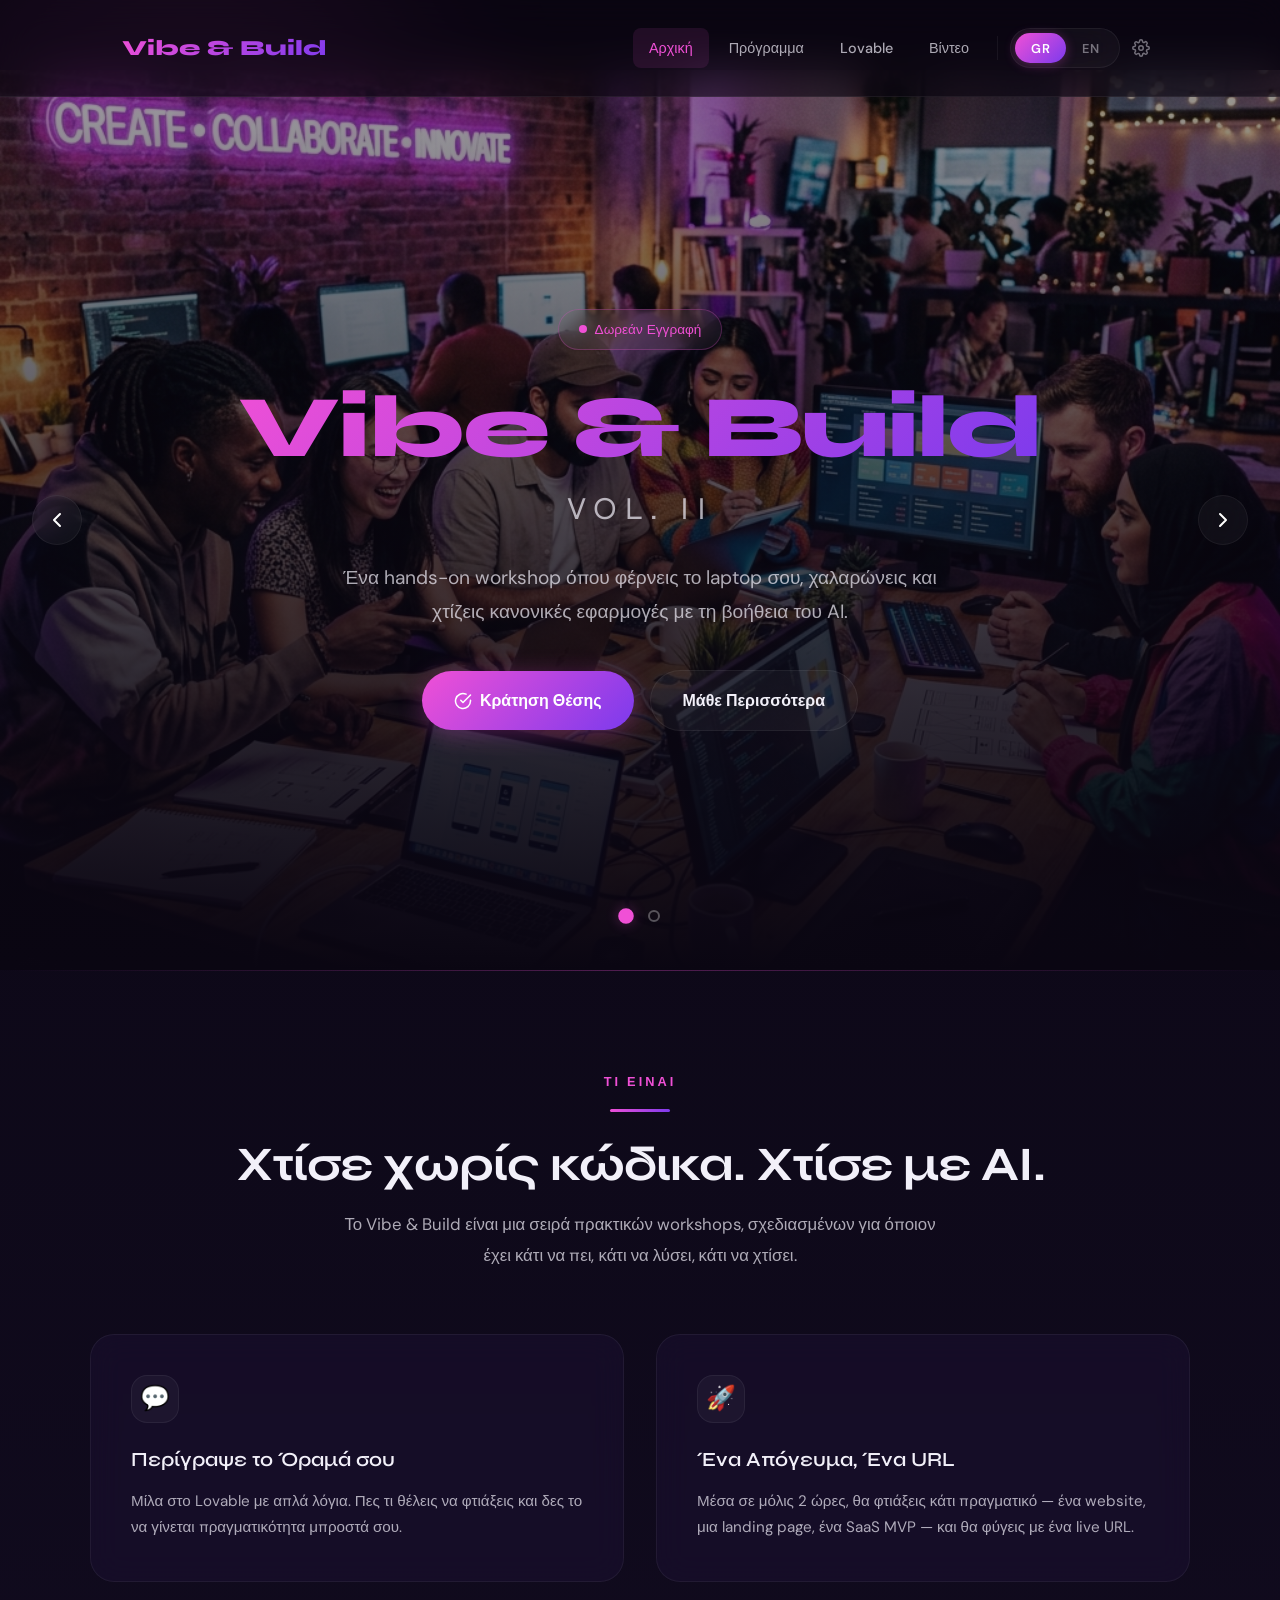
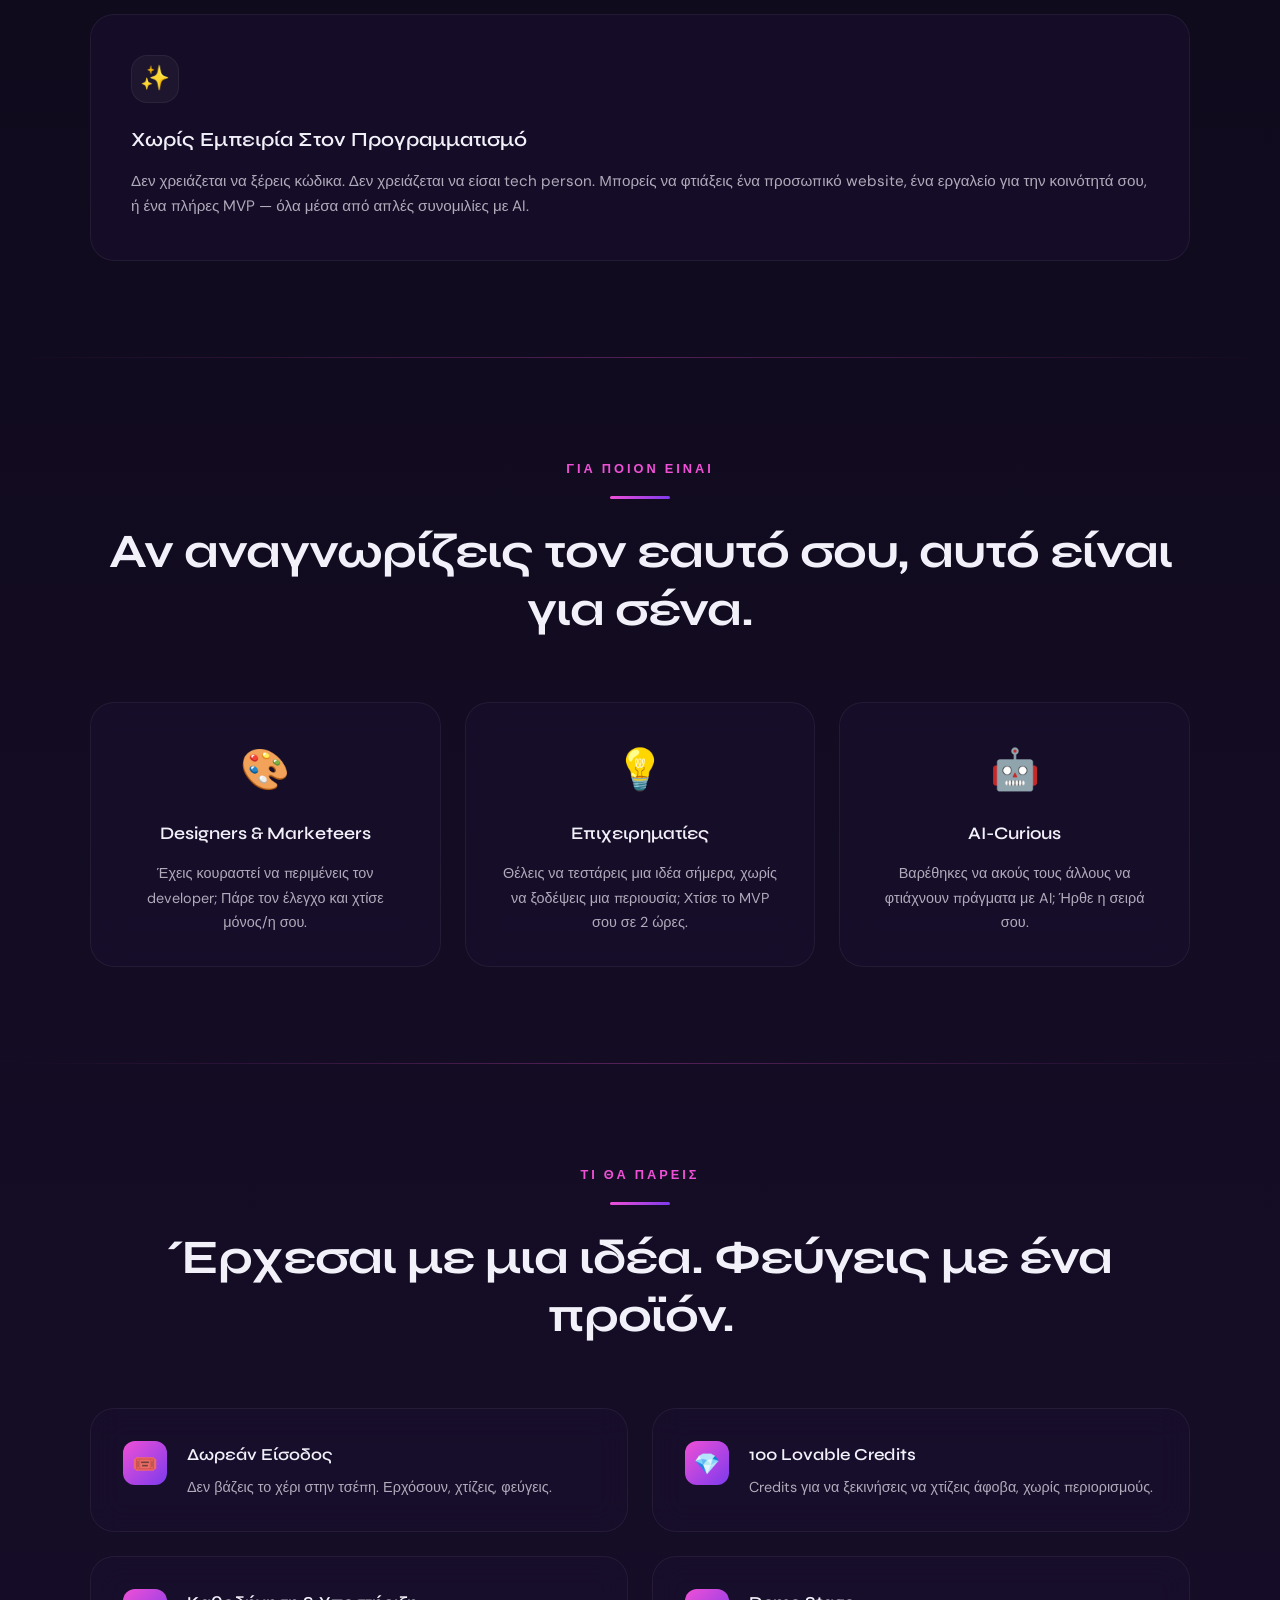
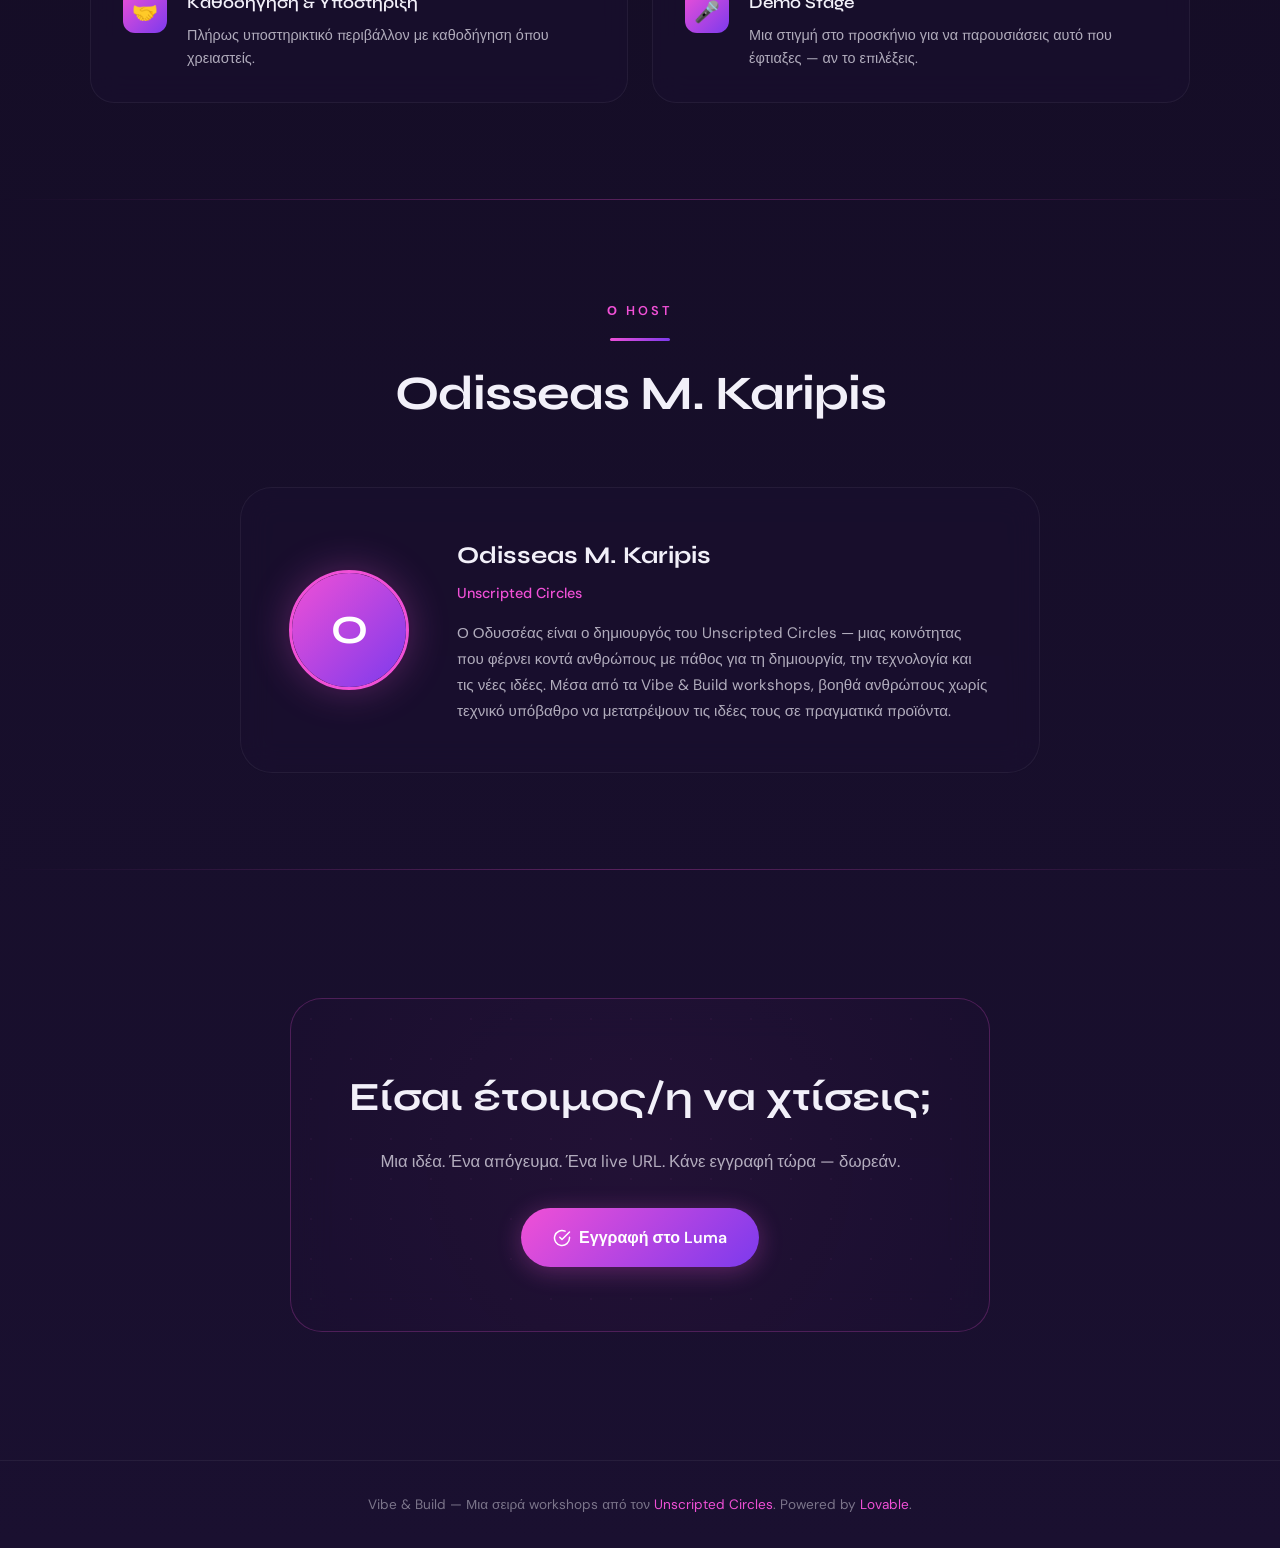
<file: index.html>
<!DOCTYPE html>
<html lang="el">
<head>
  <meta charset="UTF-8">
  <meta name="viewport" content="width=device-width, initial-scale=1.0">
  <title>Vibe & Build — No-Code Workshop Series by Odisseas M. Karipis</title>
  <meta name="description" content="Vibe & Build: Hands-on AI workshops powered by Lovable. Build real products without writing code. Athens, Greece. Free admission.">
  <meta property="og:title" content="Vibe & Build — No-Code AI Workshop Series">
  <meta property="og:description" content="Stop saying 'someday' and start building today. A practical workshop for anyone who has something to say, solve, or build — without writing a single line of code.">
  <meta property="og:type" content="website">
  <meta property="og:url" content="https://vibeand.build">
  <meta name="twitter:card" content="summary_large_image">
  <link rel="stylesheet" href="index.css">
</head>
<body>
  <!-- ========== HERO CAROUSEL ========== -->
  <section class="hero-carousel" id="hero">
    
    <div class="carousel-track" id="heroTrack">
      
      <!-- Slide 1: AI Generated Collaborative -->
      <div class="carousel-slide active">
        <div class="carousel-slide-bg">
          <img src="hero-1.png" alt="Collaborative Workshop" loading="eager">
        </div>
        <div class="carousel-content">
          <div class="hero-badge">
            <span class="pulse-dot"></span>
            <span data-el="Δωρεάν Εγγραφή" data-en="Free Admission" class="i18n">Δωρεάν Εγγραφή</span>
          </div>
          <h1 class="hero-title">
            <span class="gradient-text">Vibe & Build</span>
          </h1>
          <div class="hero-vol">vol. II</div>
          <p class="hero-description i18n" 
             data-el="Ένα hands-on workshop όπου φέρνεις το laptop σου, χαλαρώνεις και χτίζεις κανονικές εφαρμογές με τη βοήθεια του AI." 
             data-en="A hands-on workshop where you bring your laptop, relax, and build real applications with the help of AI.">
            Ένα hands-on workshop όπου φέρνεις το laptop σου, χαλαρώνεις και χτίζεις κανονικές εφαρμογές με τη βοήθεια του AI.
          </p>
          <div class="hero-cta">
            <a href="https://luma.com/lljxukb3" target="_blank" rel="noopener" class="btn btn-primary">
              <svg xmlns="http://www.w3.org/2000/svg" viewBox="0 0 24 24" fill="none" stroke="currentColor" stroke-width="2" stroke-linecap="round" stroke-linejoin="round"><path d="M22 11.08V12a10 10 0 1 1-5.93-9.14"/><polyline points="22 4 12 14.01 9 11.01"/></svg>
              <span data-el="Κράτηση Θέσης" data-en="Reserve Spot" class="i18n">Κράτηση Θέσης</span>
            </a>
            <a href="#about" class="btn btn-secondary i18n" data-el="Μάθε Περισσότερα" data-en="Learn More">Μάθε Περισσότερα</a>
          </div>
        </div>
      </div>

      <!-- Slide 2: Founder Photo -->
      <div class="carousel-slide">
        <div class="carousel-slide-bg">
          <img src="founder.jpg" alt="Founder Odisseas" loading="lazy" onerror="this.src='hero-bg.png'">
        </div>
        <div class="carousel-content">
          <h1 class="hero-title" style="font-size: clamp(2.5rem, 6vw, 4.5rem);">
            <span class="i18n" data-el="Stop dreaming." data-en="Stop dreaming.">Stop dreaming.</span><br>
            <span class="gradient-text i18n" data-el="Start building." data-en="Start building.">Start building.</span>
          </h1>
          <p class="hero-description i18n" style="font-size: 1.5rem; margin-top: 1rem;"
             data-el="Vol.II loading... Μάιος 20" 
             data-en="Vol.II loading... May 20">
            Vol.II loading... Μάιος 20
          </p>
          <div class="hero-cta" style="margin-top: 2rem;">
            <a href="schedule.html" class="btn btn-primary i18n" data-el="Δες το Πρόγραμμα" data-en="View Schedule">Δες το Πρόγραμμα</a>
          </div>
        </div>
      </div>

    </div>

    <!-- Navigation Arrows -->
    <button class="carousel-arrow prev" id="carouselPrev" aria-label="Previous slide">
      <svg xmlns="http://www.w3.org/2000/svg" width="24" height="24" viewBox="0 0 24 24" fill="none" stroke="currentColor" stroke-width="2" stroke-linecap="round" stroke-linejoin="round"><polyline points="15 18 9 12 15 6"></polyline></svg>
    </button>
    <button class="carousel-arrow next" id="carouselNext" aria-label="Next slide">
      <svg xmlns="http://www.w3.org/2000/svg" width="24" height="24" viewBox="0 0 24 24" fill="none" stroke="currentColor" stroke-width="2" stroke-linecap="round" stroke-linejoin="round"><polyline points="9 18 15 12 9 6"></polyline></svg>
    </button>

    <!-- Navigation Dots -->
    <div class="carousel-nav" id="carouselDots">
      <button class="carousel-dot active" data-index="0" aria-label="Slide 1"></button>
      <button class="carousel-dot" data-index="1" aria-label="Slide 2"></button>
    </div>

  </section>

  <div class="glow-line"></div>

  <!-- ========== ABOUT ========== -->
  <section class="section" id="about">
    <div class="container">
      <div class="section-header reveal">
        <span class="section-label i18n" data-el="Τι Είναι" data-en="What Is It">Τι Είναι</span>
        <div class="section-divider"></div>
        <h2 class="section-title i18n"
            data-el="Χτίσε χωρίς κώδικα. Χτίσε με AI."
            data-en="Build without code. Build with AI.">
          Χτίσε χωρίς κώδικα. Χτίσε με AI.
        </h2>
        <p class="section-subtitle i18n"
           data-el="Το Vibe & Build είναι μια σειρά πρακτικών workshops, σχεδιασμένων για όποιον έχει κάτι να πει, κάτι να λύσει, κάτι να χτίσει."
           data-en="Vibe & Build is a series of hands-on workshops, designed for anyone who has something to say, something to solve, something to build.">
          Το Vibe & Build είναι μια σειρά πρακτικών workshops, σχεδιασμένων για όποιον έχει κάτι να πει, κάτι να λύσει, κάτι να χτίσει.
        </p>
      </div>

      <div class="about-grid">
        <div class="about-card reveal reveal-delay-1">
          <div class="icon">💬</div>
          <h3 class="i18n" data-el="Περίγραψε το Όραμά σου" data-en="Describe Your Vision">Περίγραψε το Όραμά σου</h3>
          <p class="i18n"
             data-el="Μίλα στο Lovable με απλά λόγια. Πες τι θέλεις να φτιάξεις και δες το να γίνεται πραγματικότητα μπροστά σου."
             data-en="Talk to Lovable in plain language. Tell it what you want to build and watch it come to life before your eyes.">
            Μίλα στο Lovable με απλά λόγια. Πες τι θέλεις να φτιάξεις και δες το να γίνεται πραγματικότητα μπροστά σου.
          </p>
        </div>

        <div class="about-card reveal reveal-delay-2">
          <div class="icon">🚀</div>
          <h3 class="i18n" data-el="Ένα Απόγευμα, Ένα URL" data-en="One Afternoon, One URL">Ένα Απόγευμα, Ένα URL</h3>
          <p class="i18n"
             data-el="Μέσα σε μόλις 2 ώρες, θα φτιάξεις κάτι πραγματικό — ένα website, μια landing page, ένα SaaS MVP — και θα φύγεις με ένα live URL."
             data-en="In just 2 hours, you'll build something real — a website, a landing page, a SaaS MVP — and leave with a live URL.">
            Μέσα σε μόλις 2 ώρες, θα φτιάξεις κάτι πραγματικό — ένα website, μια landing page, ένα SaaS MVP — και θα φύγεις με ένα live URL.
          </p>
        </div>

        <div class="about-card full-width reveal reveal-delay-3">
          <div class="icon">✨</div>
          <h3 class="i18n" data-el="Χωρίς Εμπειρία Στον Προγραμματισμό" data-en="No Programming Experience Needed">Χωρίς Εμπειρία Στον Προγραμματισμό</h3>
          <p class="i18n"
             data-el="Δεν χρειάζεται να ξέρεις κώδικα. Δεν χρειάζεται να είσαι tech person. Μπορείς να φτιάξεις ένα προσωπικό website, ένα εργαλείο για την κοινότητά σου, ή ένα πλήρες MVP — όλα μέσα από απλές συνομιλίες με AI."
             data-en="You don't need to know how to code. You don't need to be a tech person. You can build a personal website, a community tool, or a full MVP — all through simple conversations with AI.">
            Δεν χρειάζεται να ξέρεις κώδικα. Δεν χρειάζεται να είσαι tech person. Μπορείς να φτιάξεις ένα προσωπικό website, ένα εργαλείο για την κοινότητά σου, ή ένα πλήρες MVP — όλα μέσα από απλές συνομιλίες με AI.
          </p>
        </div>
      </div>
    </div>
  </section>

  <div class="glow-line"></div>

  <!-- ========== WHO IS IT FOR ========== -->
  <section class="section" id="audience">
    <div class="container">
      <div class="section-header reveal">
        <span class="section-label i18n" data-el="Για Ποιον Είναι" data-en="Who Is It For">Για Ποιον Είναι</span>
        <div class="section-divider"></div>
        <h2 class="section-title i18n"
            data-el="Αν αναγνωρίζεις τον εαυτό σου, αυτό είναι για σένα."
            data-en="If you see yourself here, this is for you.">
          Αν αναγνωρίζεις τον εαυτό σου, αυτό είναι για σένα.
        </h2>
      </div>

      <div class="audience-cards">
        <div class="audience-card reveal reveal-delay-1">
          <span class="emoji">🎨</span>
          <h3 class="i18n" data-el="Designers & Marketeers" data-en="Designers & Marketeers">Designers & Marketeers</h3>
          <p class="i18n"
             data-el="Έχεις κουραστεί να περιμένεις τον developer; Πάρε τον έλεγχο και χτίσε μόνος/η σου."
             data-en="Tired of waiting for the developer? Take control and build it yourself.">
            Έχεις κουραστεί να περιμένεις τον developer; Πάρε τον έλεγχο και χτίσε μόνος/η σου.
          </p>
        </div>

        <div class="audience-card reveal reveal-delay-2">
          <span class="emoji">💡</span>
          <h3 class="i18n" data-el="Επιχειρηματίες" data-en="Entrepreneurs">Επιχειρηματίες</h3>
          <p class="i18n"
             data-el="Θέλεις να τεστάρεις μια ιδέα σήμερα, χωρίς να ξοδέψεις μια περιουσία; Χτίσε το MVP σου σε 2 ώρες."
             data-en="Want to test an idea today without spending a fortune? Build your MVP in 2 hours.">
            Θέλεις να τεστάρεις μια ιδέα σήμερα, χωρίς να ξοδέψεις μια περιουσία; Χτίσε το MVP σου σε 2 ώρες.
          </p>
        </div>

        <div class="audience-card reveal reveal-delay-3">
          <span class="emoji">🤖</span>
          <h3 class="i18n" data-el="AI-Curious" data-en="AI-Curious">AI-Curious</h3>
          <p class="i18n"
             data-el="Βαρέθηκες να ακούς τους άλλους να φτιάχνουν πράγματα με AI; Ήρθε η σειρά σου."
             data-en="Tired of hearing about others building with AI? It's your turn now.">
            Βαρέθηκες να ακούς τους άλλους να φτιάχνουν πράγματα με AI; Ήρθε η σειρά σου.
          </p>
        </div>
      </div>
    </div>
  </section>

  <div class="glow-line"></div>

  <!-- ========== WHAT YOU GET ========== -->
  <section class="section" id="perks">
    <div class="container">
      <div class="section-header reveal">
        <span class="section-label i18n" data-el="Τι Θα Πάρεις" data-en="What You Get">Τι Θα Πάρεις</span>
        <div class="section-divider"></div>
        <h2 class="section-title i18n"
            data-el="Έρχεσαι με μια ιδέα. Φεύγεις με ένα προϊόν."
            data-en="Arrive with an idea. Leave with a product.">
          Έρχεσαι με μια ιδέα. Φεύγεις με ένα προϊόν.
        </h2>
      </div>

      <div class="perks-grid">
        <div class="perk-item reveal reveal-delay-1">
          <div class="perk-icon">🎟️</div>
          <div class="perk-content">
            <h3 class="i18n" data-el="Δωρεάν Είσοδος" data-en="Free Entry">Δωρεάν Είσοδος</h3>
            <p class="i18n"
               data-el="Δεν βάζεις το χέρι στην τσέπη. Ερχόσουν, χτίζεις, φεύγεις."
               data-en="No cost at all. Come, build, leave with something real.">
              Δεν βάζεις το χέρι στην τσέπη. Ερχόσουν, χτίζεις, φεύγεις.
            </p>
          </div>
        </div>

        <div class="perk-item reveal reveal-delay-2">
          <div class="perk-icon">💎</div>
          <div class="perk-content">
            <h3 class="i18n" data-el="100 Lovable Credits" data-en="100 Lovable Credits">100 Lovable Credits</h3>
            <p class="i18n"
               data-el="Credits για να ξεκινήσεις να χτίζεις άφοβα, χωρίς περιορισμούς."
               data-en="Credits to start building fearlessly, with no restrictions.">
              Credits για να ξεκινήσεις να χτίζεις άφοβα, χωρίς περιορισμούς.
            </p>
          </div>
        </div>

        <div class="perk-item reveal reveal-delay-3">
          <div class="perk-icon">🤝</div>
          <div class="perk-content">
            <h3 class="i18n" data-el="Καθοδήγηση & Υποστήριξη" data-en="Guidance & Support">Καθοδήγηση & Υποστήριξη</h3>
            <p class="i18n"
               data-el="Πλήρως υποστηρικτικό περιβάλλον με καθοδήγηση όπου χρειαστείς."
               data-en="Fully supportive environment with guidance wherever you need it.">
              Πλήρως υποστηρικτικό περιβάλλον με καθοδήγηση όπου χρειαστείς.
            </p>
          </div>
        </div>

        <div class="perk-item reveal reveal-delay-4">
          <div class="perk-icon">🎤</div>
          <div class="perk-content">
            <h3 class="i18n" data-el="Demo Stage" data-en="Demo Stage">Demo Stage</h3>
            <p class="i18n"
               data-el="Μια στιγμή στο προσκήνιο για να παρουσιάσεις αυτό που έφτιαξες — αν το επιλέξεις."
               data-en="A moment in the spotlight to showcase what you built — if you choose to.">
              Μια στιγμή στο προσκήνιο για να παρουσιάσεις αυτό που έφτιαξες — αν το επιλέξεις.
            </p>
          </div>
        </div>
      </div>
    </div>
  </section>

  <div class="glow-line"></div>

  <!-- ========== HOST ========== -->
  <section class="section" id="host">
    <div class="container">
      <div class="section-header reveal">
        <span class="section-label i18n" data-el="Ο Host" data-en="The Host">Ο Host</span>
        <div class="section-divider"></div>
        <h2 class="section-title">Odisseas M. Karipis</h2>
      </div>

      <div class="host-card reveal">
        <div class="host-avatar">
          <div class="host-avatar-placeholder">O</div>
        </div>
        <div class="host-info">
          <h3>Odisseas M. Karipis</h3>
          <div class="org">Unscripted Circles</div>
          <p class="i18n"
             data-el="Ο Οδυσσέας είναι ο δημιουργός του Unscripted Circles — μιας κοινότητας που φέρνει κοντά ανθρώπους με πάθος για τη δημιουργία, την τεχνολογία και τις νέες ιδέες. Μέσα από τα Vibe & Build workshops, βοηθά ανθρώπους χωρίς τεχνικό υπόβαθρο να μετατρέψουν τις ιδέες τους σε πραγματικά προϊόντα."
             data-en="Odisseas is the creator of Unscripted Circles — a community that brings together people passionate about creation, technology, and new ideas. Through the Vibe & Build workshops, he helps people without a technical background turn their ideas into real products.">
            Ο Οδυσσέας είναι ο δημιουργός του Unscripted Circles — μιας κοινότητας που φέρνει κοντά ανθρώπους με πάθος για τη δημιουργία, την τεχνολογία και τις νέες ιδέες. Μέσα από τα Vibe & Build workshops, βοηθά ανθρώπους χωρίς τεχνικό υπόβαθρο να μετατρέψουν τις ιδέες τους σε πραγματικά προϊόντα.
          </p>
        </div>
      </div>
    </div>
  </section>

  <div class="glow-line"></div>

  <!-- ========== CTA ========== -->
  <section class="section cta-section" id="register">
    <div class="cta-box reveal">
      <div class="grid-pattern" aria-hidden="true"></div>
      <h2 class="i18n"
          data-el="Είσαι έτοιμος/η να χτίσεις;"
          data-en="Ready to build?">
        Είσαι έτοιμος/η να χτίσεις;
      </h2>
      <p class="i18n"
         data-el="Μια ιδέα. Ένα απόγευμα. Ένα live URL. Κάνε εγγραφή τώρα — δωρεάν."
         data-en="One idea. One afternoon. One live URL. Register now — for free.">
        Μια ιδέα. Ένα απόγευμα. Ένα live URL. Κάνε εγγραφή τώρα — δωρεάν.
      </p>
      <a href="https://luma.com/lljxukb3" target="_blank" rel="noopener" class="btn btn-primary" id="cta-register-btn">
        <svg xmlns="http://www.w3.org/2000/svg" viewBox="0 0 24 24" fill="none" stroke="currentColor" stroke-width="2" stroke-linecap="round" stroke-linejoin="round"><path d="M22 11.08V12a10 10 0 1 1-5.93-9.14"/><polyline points="22 4 12 14.01 9 11.01"/></svg>
        <span data-el="Εγγραφή στο Luma" data-en="Register on Luma" class="i18n">Εγγραφή στο Luma</span>
      </a>
    </div>
  </section>

  <!-- ========== SCRIPTS ========== -->
  <script src="shared.js"></script>
  <script>
    // Initialize shared components (navbar, footer, reveal, etc.)
    VB.init();

    // ===== PARALLAX ON HERO =====
    const heroBg = document.querySelector('.hero-bg img');
    window.addEventListener('scroll', () => {
      const scrolled = window.pageYOffset;
      if (heroBg && scrolled < window.innerHeight) {
        heroBg.style.transform = `scale(1.05) translateY(${scrolled * 0.3}px)`;
      }
    }, { passive: true });
  </script>
</body>
</html>
</file>
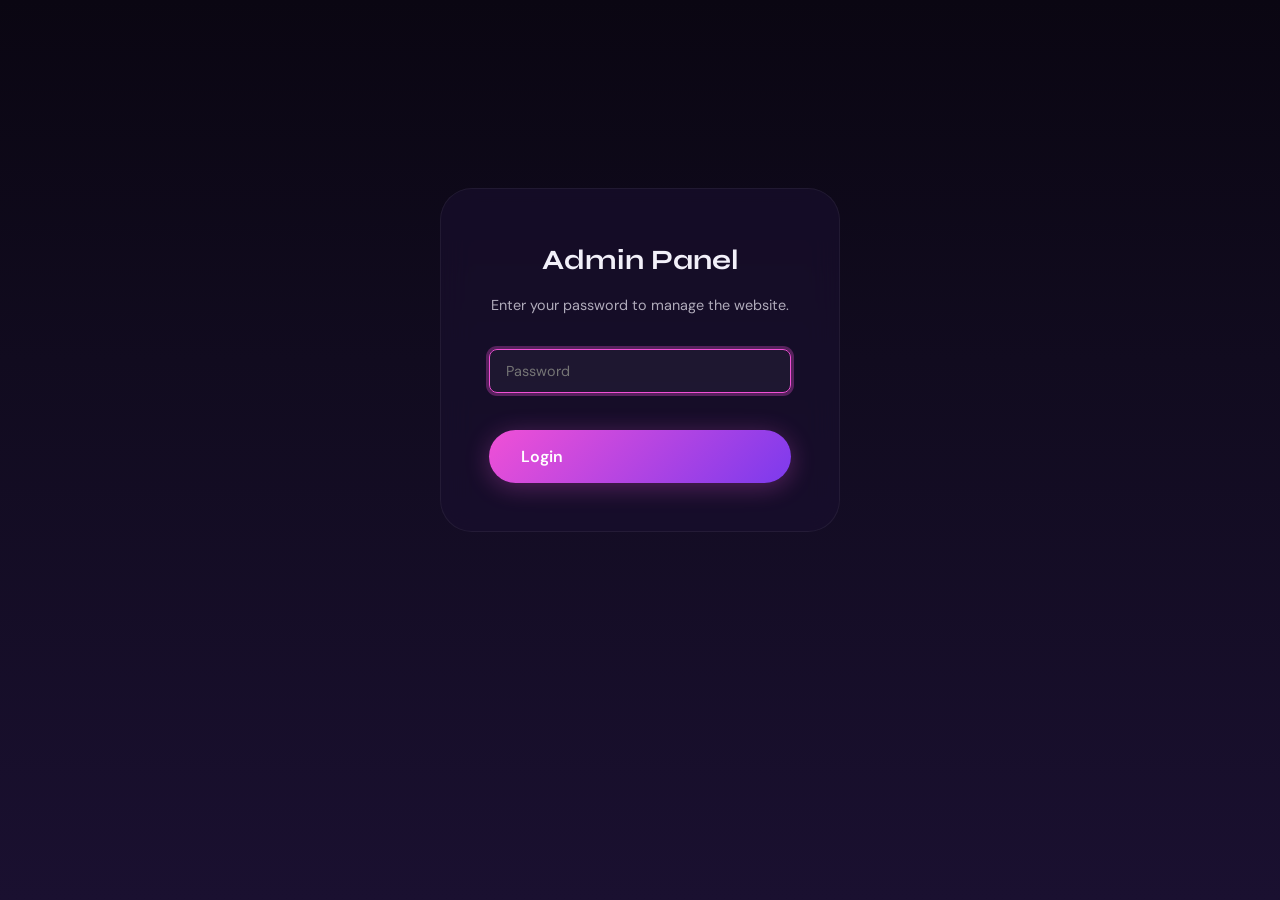
<file: admin.html>
<!DOCTYPE html>
<html lang="en">
<head>
  <meta charset="UTF-8">
  <meta name="viewport" content="width=device-width, initial-scale=1.0">
  <title>Admin Dashboard | Vibe & Build</title>
  <meta name="robots" content="noindex, nofollow">
  <link rel="stylesheet" href="index.css">
</head>
<body>

  <!-- ========== LOGIN GATE ========== -->
  <div id="login-view" class="admin-login-wrapper" style="display: none;">
    <div class="admin-login-card">
      <h1>Admin Panel</h1>
      <p class="subtitle">Enter your password to manage the website.</p>
      
      <form id="login-form">
        <div class="admin-form-group">
          <input type="password" id="login-password" class="admin-input" placeholder="Password" required autofocus>
        </div>
        <div id="login-error" class="error-msg"></div>
        <button type="submit" class="btn btn-primary" style="width: 100%;">Login</button>
      </form>
    </div>
  </div>

  <!-- ========== DASHBOARD ========== -->
  <div id="dashboard-view" class="admin-dashboard" style="display: none; padding-top: 6rem;">
    
    <div class="admin-header">
      <h1>Dashboard</h1>
      <a href="#" id="btn-logout" class="btn btn-secondary btn-sm">Logout</a>
    </div>

    <!-- TABS -->
    <div class="admin-tabs">
      <button class="admin-tab admin-tab-active" data-target="tab-events">📅 Events</button>
      <button class="admin-tab" data-target="tab-videos">🎬 Videos</button>
      <button class="admin-tab" data-target="tab-settings">⚙️ Settings</button>
    </div>

    <!-- TAB: EVENTS -->
    <div id="tab-events" class="admin-tab-content active">
      <div class="admin-toolbar">
        <h2>Manage Events</h2>
        <button class="btn btn-primary btn-sm" onclick="openEventModal()">+ Add Event</button>
      </div>

      <div style="overflow-x: auto;">
        <table class="admin-table">
          <thead>
            <tr>
              <th>Date</th>
              <th>Title</th>
              <th>Status</th>
              <th style="width: 100px;">Actions</th>
            </tr>
          </thead>
          <tbody id="events-table-body">
            <!-- Populated by JS -->
          </tbody>
        </table>
      </div>
    </div>

    <!-- TAB: VIDEOS -->
    <div id="tab-videos" class="admin-tab-content">
      <div class="admin-toolbar">
        <h2>Manage Videos</h2>
        <button class="btn btn-primary btn-sm" onclick="openVideoModal()">+ Add Video</button>
      </div>

      <div style="overflow-x: auto;">
        <table class="admin-table">
          <thead>
            <tr>
              <th>Featured</th>
              <th>Title</th>
              <th>YouTube URL</th>
              <th style="width: 100px;">Actions</th>
            </tr>
          </thead>
          <tbody id="videos-table-body">
            <!-- Populated by JS -->
          </tbody>
        </table>
      </div>
    </div>

    <!-- TAB: SETTINGS -->
    <div id="tab-settings" class="admin-tab-content">
      <div class="admin-toolbar">
        <h2>General Settings</h2>
      </div>

      <div class="admin-settings-card" style="max-width: 600px;">
        <h3>Platform</h3>
        <form id="settings-form">
          <div class="admin-form-group">
            <label class="admin-label">Lovable Affiliate URL</label>
            <input type="url" id="set-affiliate" class="admin-input" required>
          </div>
          
          <div class="admin-form-group">
            <label class="admin-label">Default Language</label>
            <select id="set-lang" class="admin-select">
              <option value="el">Greek (el)</option>
              <option value="en">English (en)</option>
            </select>
          </div>

          <button type="submit" class="btn btn-primary btn-sm">Save Settings</button>
        </form>
      </div>

      <div class="admin-settings-card" style="max-width: 600px;">
        <h3>Security</h3>
        <form id="password-form">
          <div class="admin-form-group">
            <label class="admin-label">New Password</label>
            <input type="password" id="set-pwd1" class="admin-input" required minlength="4">
          </div>
          <div class="admin-form-group">
            <label class="admin-label">Confirm New Password</label>
            <input type="password" id="set-pwd2" class="admin-input" required minlength="4">
          </div>
          <button type="submit" class="btn btn-secondary btn-sm">Change Password</button>
        </form>
      </div>
    </div>

  </div>

  <!-- ========== EVENT MODAL ========== -->
  <div id="event-modal" class="admin-modal-overlay">
    <div class="admin-modal-content">
      <div class="admin-modal-header">
        <h3 id="event-modal-title">Add Event</h3>
        <button class="admin-modal-close" onclick="closeModal('event-modal')">&times;</button>
      </div>
      <form id="event-form">
        <div class="admin-modal-body">
          <input type="hidden" id="ev-id">
          
          <div style="display: grid; grid-template-columns: 1fr 1fr; gap: 1rem;">
            <div class="admin-form-group">
              <label class="admin-label">Date</label>
              <input type="date" id="ev-date" class="admin-input" required>
            </div>
            <div class="admin-form-group">
              <label class="admin-label">Time</label>
              <input type="text" id="ev-time" class="admin-input" placeholder="e.g. 18:00 - 20:00" required>
            </div>
          </div>

          <div class="admin-form-group">
            <label class="admin-label">Status</label>
            <select id="ev-status" class="admin-select">
              <option value="upcoming">Upcoming</option>
              <option value="past">Completed (Past)</option>
            </select>
          </div>

          <div class="admin-form-group">
            <label class="admin-label">Luma Registration Link</label>
            <input type="url" id="ev-luma" class="admin-input" placeholder="https://luma.com/...">
          </div>

          <hr style="border-color: var(--border-subtle); margin: 1.5rem 0;">

          <!-- Greek Fields -->
          <h4 style="margin-bottom: 1rem; color: var(--accent-primary);">Greek Content</h4>
          <div class="admin-form-group">
            <label class="admin-label">Title (GR)</label>
            <input type="text" id="ev-title" class="admin-input" required>
          </div>
          <div class="admin-form-group">
            <label class="admin-label">Location (GR)</label>
            <input type="text" id="ev-location" class="admin-input" required>
          </div>
          <div class="admin-form-group">
            <label class="admin-label">Description (GR)</label>
            <textarea id="ev-desc" class="admin-textarea" required></textarea>
          </div>

          <hr style="border-color: var(--border-subtle); margin: 1.5rem 0;">

          <!-- English Fields -->
          <h4 style="margin-bottom: 1rem; color: var(--accent-secondary);">English Content</h4>
          <div class="admin-form-group">
            <label class="admin-label">Title (EN)</label>
            <input type="text" id="ev-title-en" class="admin-input">
          </div>
          <div class="admin-form-group">
            <label class="admin-label">Location (EN)</label>
            <input type="text" id="ev-location-en" class="admin-input">
          </div>
          <div class="admin-form-group">
            <label class="admin-label">Description (EN)</label>
            <textarea id="ev-desc-en" class="admin-textarea"></textarea>
          </div>

        </div>
        <div class="admin-modal-footer">
          <button type="button" class="btn btn-secondary btn-sm" onclick="closeModal('event-modal')">Cancel</button>
          <button type="submit" class="btn btn-primary btn-sm">Save Event</button>
        </div>
      </form>
    </div>
  </div>

  <!-- ========== VIDEO MODAL ========== -->
  <div id="video-modal" class="admin-modal-overlay">
    <div class="admin-modal-content">
      <div class="admin-modal-header">
        <h3 id="video-modal-title">Add Video</h3>
        <button class="admin-modal-close" onclick="closeModal('video-modal')">&times;</button>
      </div>
      <form id="video-form">
        <div class="admin-modal-body">
          <input type="hidden" id="vid-id">
          
          <div class="admin-form-group">
            <label class="admin-label">YouTube URL</label>
            <input type="url" id="vid-url" class="admin-input" placeholder="https://www.youtube.com/watch?v=..." required>
          </div>

          <div class="admin-form-group admin-checkbox-group" style="margin-bottom: 1.5rem;">
            <input type="checkbox" id="vid-featured">
            <label for="vid-featured" style="cursor:pointer; font-weight:500;">Set as Featured Video</label>
          </div>

          <hr style="border-color: var(--border-subtle); margin: 1.5rem 0;">

          <!-- Greek Fields -->
          <h4 style="margin-bottom: 1rem; color: var(--accent-primary);">Greek Content</h4>
          <div class="admin-form-group">
            <label class="admin-label">Title (GR)</label>
            <input type="text" id="vid-title" class="admin-input" required>
          </div>
          <div class="admin-form-group">
            <label class="admin-label">Description (GR)</label>
            <textarea id="vid-desc" class="admin-textarea"></textarea>
          </div>

          <hr style="border-color: var(--border-subtle); margin: 1.5rem 0;">

          <!-- English Fields -->
          <h4 style="margin-bottom: 1rem; color: var(--accent-secondary);">English Content</h4>
          <div class="admin-form-group">
            <label class="admin-label">Title (EN)</label>
            <input type="text" id="vid-title-en" class="admin-input">
          </div>
          <div class="admin-form-group">
            <label class="admin-label">Description (EN)</label>
            <textarea id="vid-desc-en" class="admin-textarea"></textarea>
          </div>

        </div>
        <div class="admin-modal-footer">
          <button type="button" class="btn btn-secondary btn-sm" onclick="closeModal('video-modal')">Cancel</button>
          <button type="submit" class="btn btn-primary btn-sm">Save Video</button>
        </div>
      </form>
    </div>
  </div>

  <!-- Toast Notification -->
  <div id="toast" class="toast">Saved successfully!</div>

  <!-- ========== SCRIPTS ========== -->
  <script src="shared.js"></script>
  <script>
    // Initialize shared.js without standard UI elements (navbar/footer aren't needed here, but it's safe to call)
    // Actually, we skip VB.init() because admin page has no footer/navbar.
    
    // Elements
    const loginView = document.getElementById('login-view');
    const dashboardView = document.getElementById('dashboard-view');
    
    // Auth Check
    function checkAuth() {
      if (VB.isAdminLoggedIn()) {
        loginView.style.display = 'none';
        dashboardView.style.display = 'block';
        loadData();
      } else {
        loginView.style.display = 'flex';
        dashboardView.style.display = 'none';
      }
    }

    // Login Handle
    document.getElementById('login-form').addEventListener('submit', (e) => {
      e.preventDefault();
      const pwd = document.getElementById('login-password').value;
      if (VB.adminLogin(pwd)) {
        document.getElementById('login-password').value = '';
        document.getElementById('login-error').textContent = '';
        checkAuth();
      } else {
        document.getElementById('login-error').textContent = 'Incorrect password.';
      }
    });

    document.getElementById('btn-logout').addEventListener('click', (e) => {
      e.preventDefault();
      VB.adminLogout();
      checkAuth();
    });

    // Tab Switching
    document.querySelectorAll('.admin-tab').forEach(tab => {
      tab.addEventListener('click', () => {
        // Remove active from all tabs & contents
        document.querySelectorAll('.admin-tab').forEach(t => t.classList.remove('admin-tab-active'));
        document.querySelectorAll('.admin-tab-content').forEach(c => c.classList.remove('active'));
        
        // Add active to clicked
        tab.classList.add('admin-tab-active');
        document.getElementById(tab.dataset.target).classList.add('active');
      });
    });

    // Toast
    function showToast(msg) {
      const toast = document.getElementById('toast');
      toast.textContent = msg || 'Saved successfully!';
      toast.classList.add('show');
      setTimeout(() => toast.classList.remove('show'), 3000);
    }

    // Modal Helpers
    function openModal(id) {
      document.getElementById(id).classList.add('open');
    }
    
    function closeModal(id) {
      document.getElementById(id).classList.remove('open');
    }

    // Load Data
    let events = [];
    let videos = [];

    function loadData() {
      events = VB.getEvents();
      videos = VB.getVideos();
      
      renderEventsTable();
      renderVideosTable();
      
      // Load Settings
      const settings = VB.getSettings();
      document.getElementById('set-affiliate').value = settings.affiliateLink || '';
      document.getElementById('set-lang').value = settings.defaultLanguage || 'el';
    }

    // ===== EVENTS CRUD =====
    function renderEventsTable() {
      const tbody = document.getElementById('events-table-body');
      
      // Sort newest first
      const sorted = [...events].sort((a, b) => new Date(b.date) - new Date(a.date));
      
      if (sorted.length === 0) {
        tbody.innerHTML = '<tr><td colspan="4" style="text-align: center; color: var(--text-tertiary);">No events found.</td></tr>';
        return;
      }

      tbody.innerHTML = sorted.map(ev => `
        <tr>
          <td style="white-space: nowrap;">${ev.date}</td>
          <td><strong>${ev.title}</strong></td>
          <td>
            <span class="event-status-badge ${ev.status === 'upcoming' ? 'upcoming' : 'completed'}" style="font-size: 0.65rem;">
              ${ev.status}
            </span>
          </td>
          <td>
            <div class="actions">
              <button class="btn-icon" onclick="editEvent('${ev.id}')" title="Edit">
                <svg xmlns="http://www.w3.org/2000/svg" viewBox="0 0 24 24" fill="none" stroke="currentColor" stroke-width="2" stroke-linecap="round" stroke-linejoin="round"><path d="M11 4H4a2 2 0 0 0-2 2v14a2 2 0 0 0 2 2h14a2 2 0 0 0 2-2v-7"></path><path d="M18.5 2.5a2.121 2.121 0 0 1 3 3L12 15l-4 1 1-4 9.5-9.5z"></path></svg>
              </button>
              <button class="btn-icon delete" onclick="deleteEvent('${ev.id}')" title="Delete">
                <svg xmlns="http://www.w3.org/2000/svg" viewBox="0 0 24 24" fill="none" stroke="currentColor" stroke-width="2" stroke-linecap="round" stroke-linejoin="round"><polyline points="3 6 5 6 21 6"></polyline><path d="M19 6v14a2 2 0 0 1-2 2H7a2 2 0 0 1-2-2V6m3 0V4a2 2 0 0 1 2-2h4a2 2 0 0 1 2 2v2"></path></svg>
              </button>
            </div>
          </td>
        </tr>
      `).join('');
    }

    function openEventModal() {
      document.getElementById('event-form').reset();
      document.getElementById('ev-id').value = '';
      document.getElementById('event-modal-title').textContent = 'Add Event';
      openModal('event-modal');
    }

    window.editEvent = function(id) {
      const ev = events.find(e => e.id === id);
      if (!ev) return;
      
      document.getElementById('ev-id').value = ev.id;
      document.getElementById('ev-date').value = ev.date;
      document.getElementById('ev-time').value = ev.time;
      document.getElementById('ev-status').value = ev.status;
      document.getElementById('ev-luma').value = ev.lumaLink || '';
      
      document.getElementById('ev-title').value = ev.title;
      document.getElementById('ev-location').value = ev.location;
      document.getElementById('ev-desc').value = ev.description;
      
      document.getElementById('ev-title-en').value = ev.titleEn || '';
      document.getElementById('ev-location-en').value = ev.locationEn || '';
      document.getElementById('ev-desc-en').value = ev.descriptionEn || '';
      
      document.getElementById('event-modal-title').textContent = 'Edit Event';
      openModal('event-modal');
    };

    window.deleteEvent = function(id) {
      if (confirm('Are you sure you want to delete this event?')) {
        events = events.filter(e => e.id !== id);
        VB.saveEvents(events);
        renderEventsTable();
        showToast('Event deleted');
      }
    };

    document.getElementById('event-form').addEventListener('submit', (e) => {
      e.preventDefault();
      
      const id = document.getElementById('ev-id').value || VB.generateId();
      const newEvent = {
        id,
        date: document.getElementById('ev-date').value,
        time: document.getElementById('ev-time').value,
        status: document.getElementById('ev-status').value,
        lumaLink: document.getElementById('ev-luma').value,
        
        title: document.getElementById('ev-title').value,
        location: document.getElementById('ev-location').value,
        description: document.getElementById('ev-desc').value,
        
        titleEn: document.getElementById('ev-title-en').value,
        locationEn: document.getElementById('ev-location-en').value,
        descriptionEn: document.getElementById('ev-desc-en').value
      };
      
      const idx = events.findIndex(ev => ev.id === id);
      if (idx >= 0) {
        events[idx] = newEvent;
      } else {
        events.push(newEvent);
      }
      
      VB.saveEvents(events);
      renderEventsTable();
      closeModal('event-modal');
      showToast('Event saved');
    });

    // ===== VIDEOS CRUD =====
    function renderVideosTable() {
      const tbody = document.getElementById('videos-table-body');
      
      if (videos.length === 0) {
        tbody.innerHTML = '<tr><td colspan="4" style="text-align: center; color: var(--text-tertiary);">No videos found.</td></tr>';
        return;
      }

      tbody.innerHTML = videos.map(vid => `
        <tr>
          <td style="text-align: center;">
            ${vid.featured ? '⭐' : ''}
          </td>
          <td><strong>${vid.title}</strong></td>
          <td><a href="${vid.url}" target="_blank" style="color: var(--accent-primary); font-size: 0.8rem;">Link</a></td>
          <td>
            <div class="actions">
              <button class="btn-icon" onclick="editVideo('${vid.id}')" title="Edit">
                <svg xmlns="http://www.w3.org/2000/svg" viewBox="0 0 24 24" fill="none" stroke="currentColor" stroke-width="2" stroke-linecap="round" stroke-linejoin="round"><path d="M11 4H4a2 2 0 0 0-2 2v14a2 2 0 0 0 2 2h14a2 2 0 0 0 2-2v-7"></path><path d="M18.5 2.5a2.121 2.121 0 0 1 3 3L12 15l-4 1 1-4 9.5-9.5z"></path></svg>
              </button>
              <button class="btn-icon delete" onclick="deleteVideo('${vid.id}')" title="Delete">
                <svg xmlns="http://www.w3.org/2000/svg" viewBox="0 0 24 24" fill="none" stroke="currentColor" stroke-width="2" stroke-linecap="round" stroke-linejoin="round"><polyline points="3 6 5 6 21 6"></polyline><path d="M19 6v14a2 2 0 0 1-2 2H7a2 2 0 0 1-2-2V6m3 0V4a2 2 0 0 1 2-2h4a2 2 0 0 1 2 2v2"></path></svg>
              </button>
            </div>
          </td>
        </tr>
      `).join('');
    }

    function openVideoModal() {
      document.getElementById('video-form').reset();
      document.getElementById('vid-id').value = '';
      document.getElementById('video-modal-title').textContent = 'Add Video';
      openModal('video-modal');
    }

    window.editVideo = function(id) {
      const vid = videos.find(v => v.id === id);
      if (!vid) return;
      
      document.getElementById('vid-id').value = vid.id;
      document.getElementById('vid-url').value = vid.url;
      document.getElementById('vid-featured').checked = vid.featured || false;
      
      document.getElementById('vid-title').value = vid.title;
      document.getElementById('vid-desc').value = vid.description || '';
      
      document.getElementById('vid-title-en').value = vid.titleEn || '';
      document.getElementById('vid-desc-en').value = vid.descriptionEn || '';
      
      document.getElementById('video-modal-title').textContent = 'Edit Video';
      openModal('video-modal');
    };

    window.deleteVideo = function(id) {
      if (confirm('Are you sure you want to delete this video?')) {
        videos = videos.filter(v => v.id !== id);
        VB.saveVideos(videos);
        renderVideosTable();
        showToast('Video deleted');
      }
    };

    document.getElementById('video-form').addEventListener('submit', (e) => {
      e.preventDefault();
      
      const id = document.getElementById('vid-id').value || VB.generateId();
      const isFeatured = document.getElementById('vid-featured').checked;
      
      // If this is set as featured, un-feature all others
      if (isFeatured) {
        videos.forEach(v => v.featured = false);
      }
      
      const newVideo = {
        id,
        url: document.getElementById('vid-url').value,
        featured: isFeatured,
        
        title: document.getElementById('vid-title').value,
        description: document.getElementById('vid-desc').value,
        
        titleEn: document.getElementById('vid-title-en').value,
        descriptionEn: document.getElementById('vid-desc-en').value
      };
      
      const idx = videos.findIndex(v => v.id === id);
      if (idx >= 0) {
        videos[idx] = newVideo;
      } else {
        videos.push(newVideo);
      }
      
      VB.saveVideos(videos);
      renderVideosTable();
      closeModal('video-modal');
      showToast('Video saved');
    });

    // ===== SETTINGS =====
    document.getElementById('settings-form').addEventListener('submit', (e) => {
      e.preventDefault();
      const settings = VB.getSettings();
      settings.affiliateLink = document.getElementById('set-affiliate').value;
      settings.defaultLanguage = document.getElementById('set-lang').value;
      
      VB.saveSettings(settings);
      showToast('Settings saved');
    });

    document.getElementById('password-form').addEventListener('submit', (e) => {
      e.preventDefault();
      const p1 = document.getElementById('set-pwd1').value;
      const p2 = document.getElementById('set-pwd2').value;
      
      if (p1 !== p2) {
        alert('Passwords do not match!');
        return;
      }
      
      localStorage.setItem('vb_admin_pwd', p1);
      document.getElementById('password-form').reset();
      showToast('Password changed');
    });

    // Run Auth Check on Load
    checkAuth();
  </script>

</body>
</html>
</file>
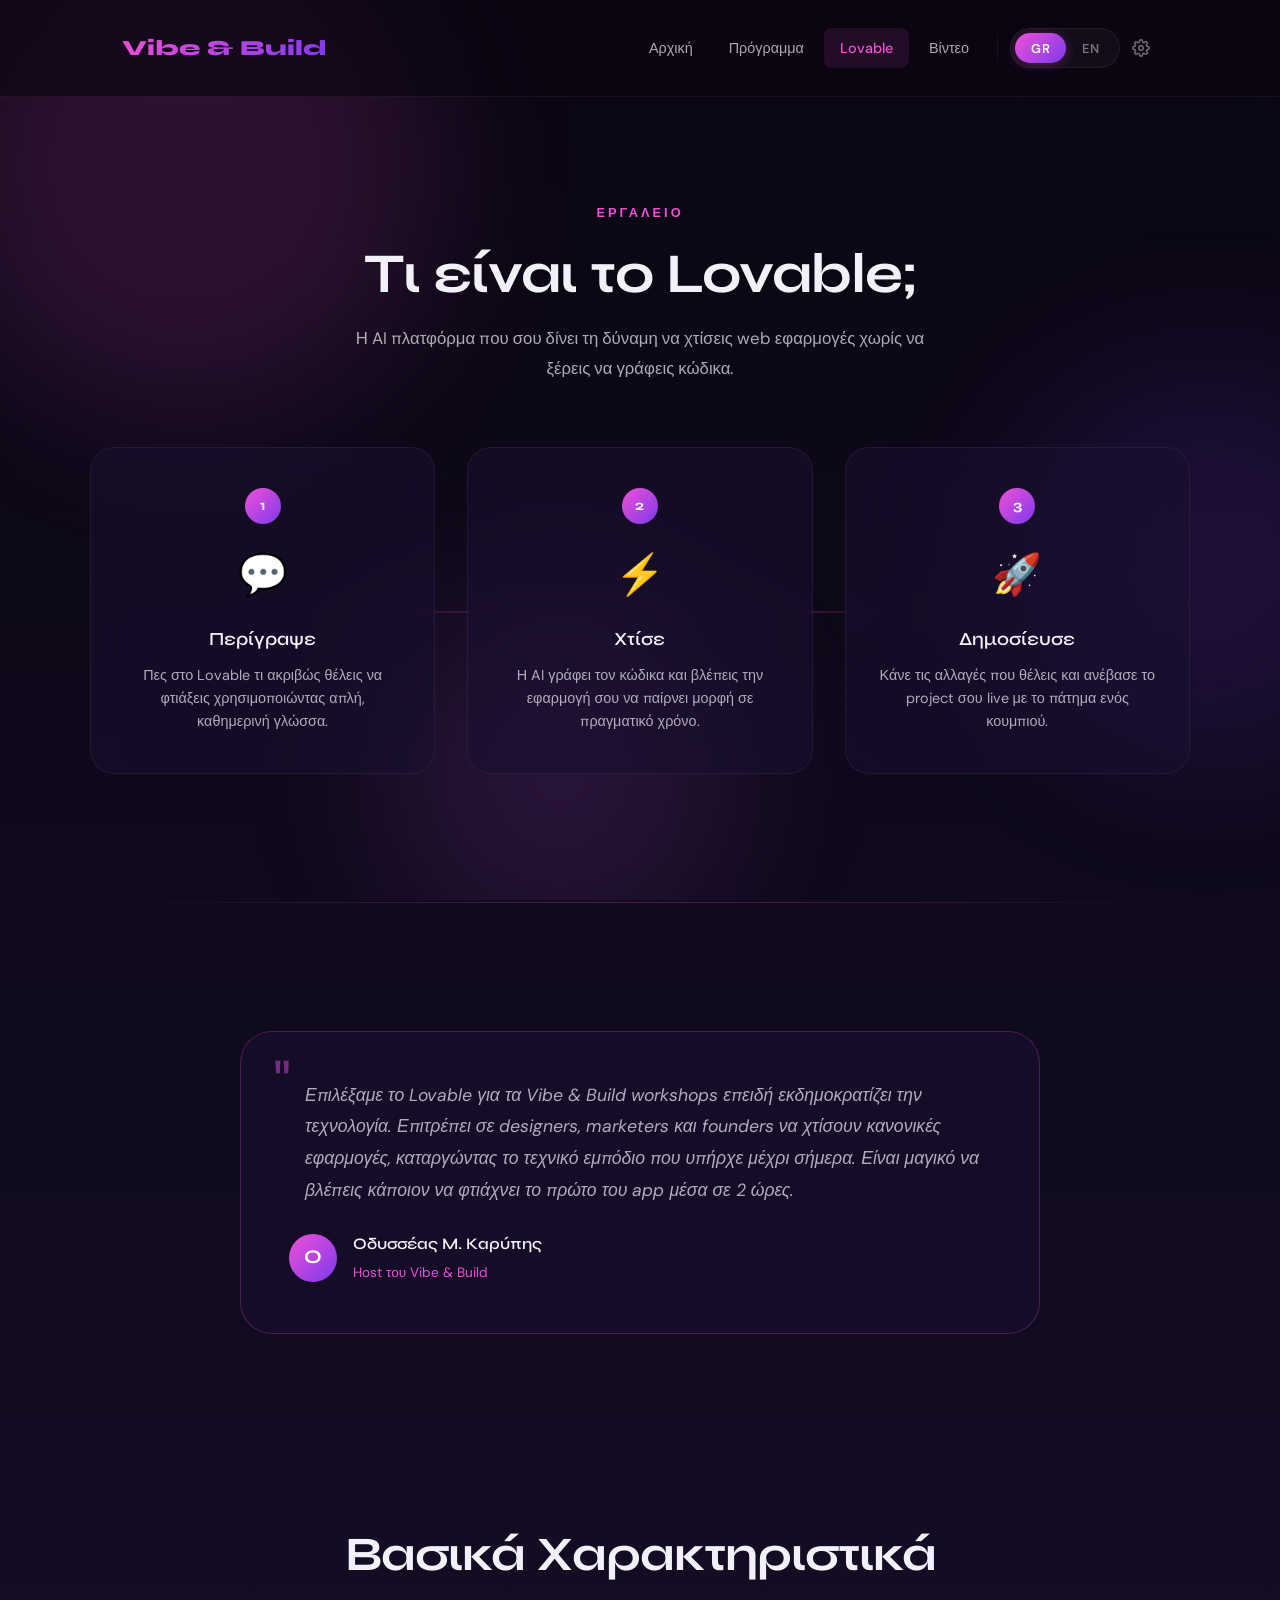
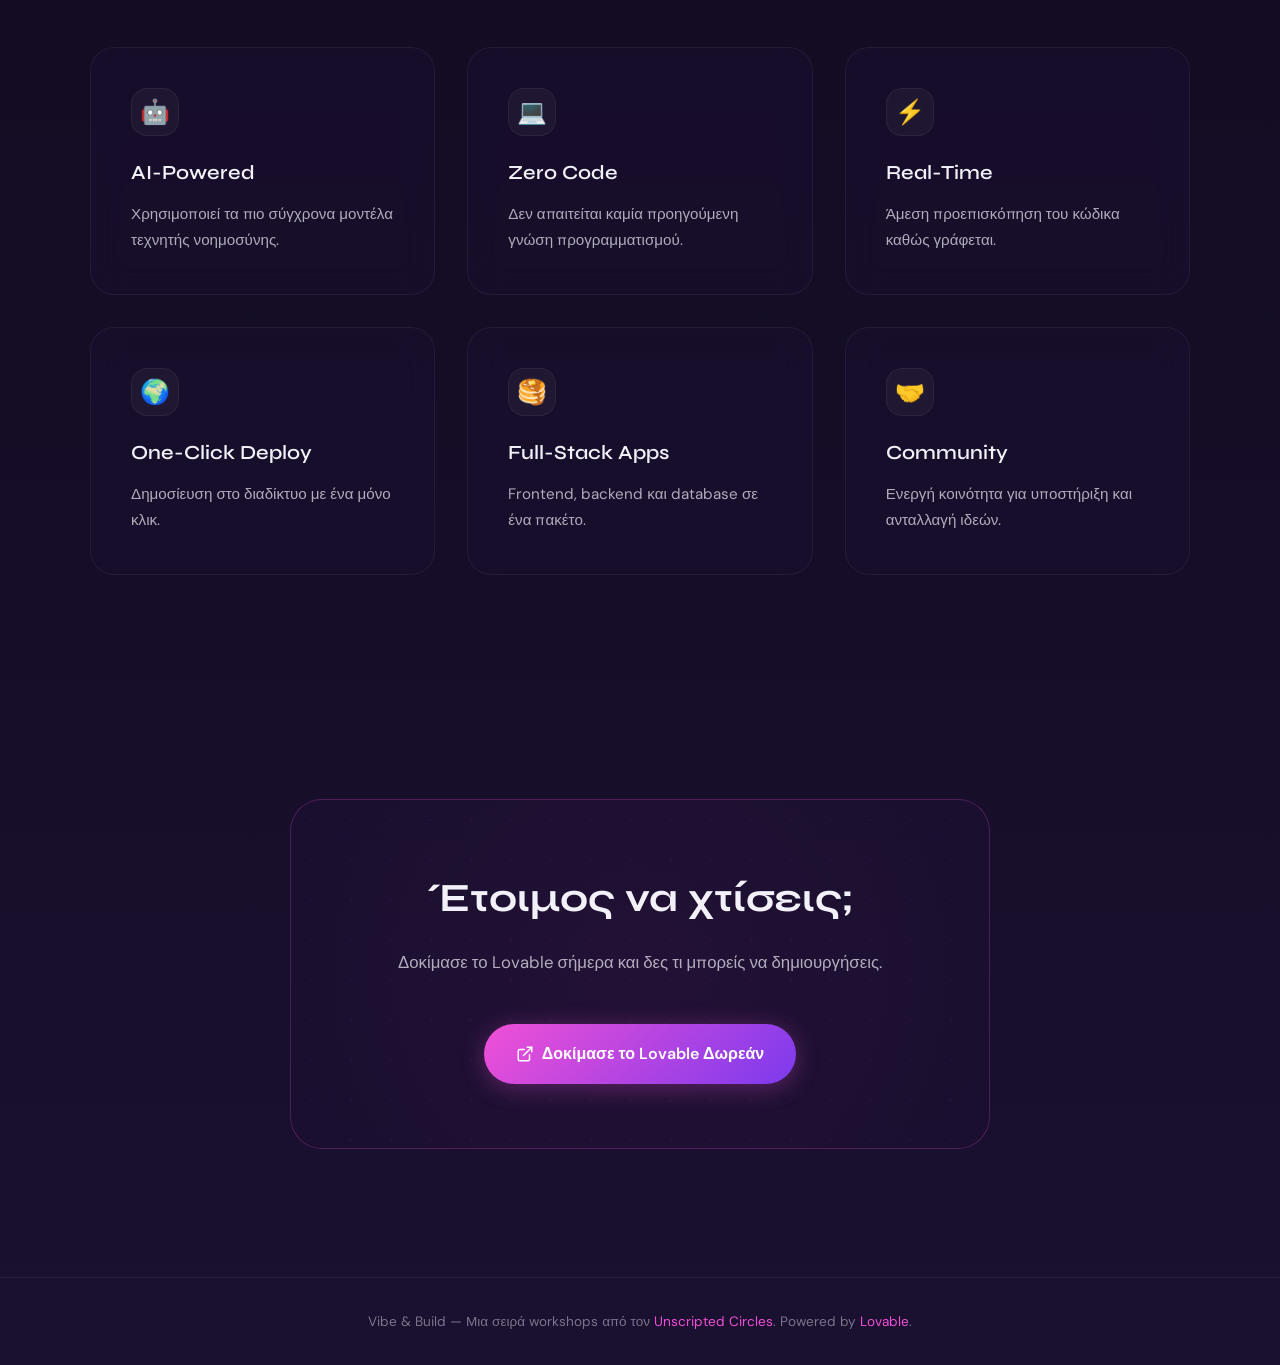
<file: lovable.html>
<!DOCTYPE html>
<html lang="el">
<head>
  <meta charset="UTF-8">
  <meta name="viewport" content="width=device-width, initial-scale=1.0">
  <title>Lovable | Vibe & Build</title>
  <meta name="description" content="Γνωρίστε το Lovable, την AI πλατφόρμα που χρησιμοποιούμε για να χτίσουμε εφαρμογές χωρίς κώδικα. / Meet Lovable, the AI platform we use to build apps without code.">
  <link rel="stylesheet" href="index.css">
</head>
<body>

  <!-- ========== HERO ========== -->
  <section class="page-hero">
    <span class="section-label i18n" data-el="Εργαλείο" data-en="Tool">Εργαλείο</span>
    <h1 class="section-title i18n" data-el="Τι είναι το <span class='gradient-text'>Lovable</span>;" data-en="What is <span class='gradient-text'>Lovable</span>?">
      Τι είναι το <span class="gradient-text">Lovable</span>;
    </h1>
    <p class="section-subtitle i18n" 
       data-el="Η AI πλατφόρμα που σου δίνει τη δύναμη να χτίσεις web εφαρμογές χωρίς να ξέρεις να γράφεις κώδικα." 
       data-en="The AI platform that empowers you to build web applications without knowing how to write code.">
       Η AI πλατφόρμα που σου δίνει τη δύναμη να χτίσεις web εφαρμογές χωρίς να ξέρεις να γράφεις κώδικα.
    </p>
  </section>

  <!-- ========== HOW IT WORKS ========== -->
  <section class="section" style="padding-top: 0;">
    <div class="container">
      
      <div class="steps-grid">
        <div class="step-card reveal reveal-delay-1">
          <span class="step-number">1</span>
          <span class="step-icon">💬</span>
          <h3 class="i18n" data-el="Περίγραψε" data-en="Describe">Περίγραψε</h3>
          <p class="i18n" 
             data-el="Πες στο Lovable τι ακριβώς θέλεις να φτιάξεις χρησιμοποιώντας απλή, καθημερινή γλώσσα." 
             data-en="Tell Lovable exactly what you want to build using plain, everyday language.">
             Πες στο Lovable τι ακριβώς θέλεις να φτιάξεις χρησιμοποιώντας απλή, καθημερινή γλώσσα.
          </p>
        </div>

        <div class="step-card reveal reveal-delay-2">
          <span class="step-number">2</span>
          <span class="step-icon">⚡</span>
          <h3 class="i18n" data-el="Χτίσε" data-en="Build">Χτίσε</h3>
          <p class="i18n" 
             data-el="Η AI γράφει τον κώδικα και βλέπεις την εφαρμογή σου να παίρνει μορφή σε πραγματικό χρόνο." 
             data-en="The AI writes the code and you watch your app take shape in real-time.">
             Η AI γράφει τον κώδικα και βλέπεις την εφαρμογή σου να παίρνει μορφή σε πραγματικό χρόνο.
          </p>
        </div>

        <div class="step-card reveal reveal-delay-3">
          <span class="step-number">3</span>
          <span class="step-icon">🚀</span>
          <h3 class="i18n" data-el="Δημοσίευσε" data-en="Deploy">Δημοσίευσε</h3>
          <p class="i18n" 
             data-el="Κάνε τις αλλαγές που θέλεις και ανέβασε το project σου live με το πάτημα ενός κουμπιού." 
             data-en="Make any changes you want and push your project live with the click of a button.">
             Κάνε τις αλλαγές που θέλεις και ανέβασε το project σου live με το πάτημα ενός κουμπιού.
          </p>
        </div>
      </div>

    </div>
  </section>

  <div class="glow-line container" style="margin: 2rem auto;"></div>

  <!-- ========== TESTIMONIAL ========== -->
  <section class="section">
    <div class="container reveal">
      <div class="testimonial-card">
        <div class="quote-mark">"</div>
        <blockquote class="i18n" 
                    data-el="Επιλέξαμε το Lovable για τα Vibe & Build workshops επειδή εκδημοκρατίζει την τεχνολογία. Επιτρέπει σε designers, marketers και founders να χτίσουν κανονικές εφαρμογές, καταργώντας το τεχνικό εμπόδιο που υπήρχε μέχρι σήμερα. Είναι μαγικό να βλέπεις κάποιον να φτιάχνει το πρώτο του app μέσα σε 2 ώρες."
                    data-en="We chose Lovable for the Vibe & Build workshops because it democratizes technology. It allows designers, marketers, and founders to build real apps, removing the technical barrier that existed until today. It's magical watching someone build their first app in just 2 hours.">
          Επιλέξαμε το Lovable για τα Vibe & Build workshops επειδή εκδημοκρατίζει την τεχνολογία. Επιτρέπει σε designers, marketers και founders να χτίσουν κανονικές εφαρμογές, καταργώντας το τεχνικό εμπόδιο που υπήρχε μέχρι σήμερα. Είναι μαγικό να βλέπεις κάποιον να φτιάχνει το πρώτο του app μέσα σε 2 ώρες.
        </blockquote>
        <div class="testimonial-author">
          <div class="testimonial-author-avatar">O</div>
          <div class="testimonial-author-info">
            <h4 class="i18n" data-el="Οδυσσέας Μ. Καρύπης" data-en="Odisseas M. Karipis">Οδυσσέας Μ. Καρύπης</h4>
            <span class="i18n" data-el="Host του Vibe & Build" data-en="Host of Vibe & Build">Host του Vibe & Build</span>
          </div>
        </div>
      </div>
    </div>
  </section>

  <!-- ========== FEATURES ========== -->
  <section class="section">
    <div class="container">
      <div class="section-header reveal">
        <h2 class="section-title i18n" data-el="Βασικά Χαρακτηριστικά" data-en="Key Features">Βασικά Χαρακτηριστικά</h2>
      </div>

      <div class="about-grid" style="grid-template-columns: repeat(3, 1fr);">
        
        <div class="about-card reveal reveal-delay-1">
          <div class="icon">🤖</div>
          <h3 class="i18n" data-el="AI-Powered" data-en="AI-Powered">AI-Powered</h3>
          <p class="i18n" data-el="Χρησιμοποιεί τα πιο σύγχρονα μοντέλα τεχνητής νοημοσύνης." data-en="Utilizes the latest artificial intelligence models.">Χρησιμοποιεί τα πιο σύγχρονα μοντέλα τεχνητής νοημοσύνης.</p>
        </div>

        <div class="about-card reveal reveal-delay-2">
          <div class="icon">💻</div>
          <h3 class="i18n" data-el="Zero Code" data-en="Zero Code">Zero Code</h3>
          <p class="i18n" data-el="Δεν απαιτείται καμία προηγούμενη γνώση προγραμματισμού." data-en="No previous programming knowledge required.">Δεν απαιτείται καμία προηγούμενη γνώση προγραμματισμού.</p>
        </div>

        <div class="about-card reveal reveal-delay-3">
          <div class="icon">⚡</div>
          <h3 class="i18n" data-el="Real-Time" data-en="Real-Time">Real-Time</h3>
          <p class="i18n" data-el="Άμεση προεπισκόπηση του κώδικα καθώς γράφεται." data-en="Instant preview of the code as it's being written.">Άμεση προεπισκόπηση του κώδικα καθώς γράφεται.</p>
        </div>

        <div class="about-card reveal reveal-delay-1">
          <div class="icon">🌍</div>
          <h3 class="i18n" data-el="One-Click Deploy" data-en="One-Click Deploy">One-Click Deploy</h3>
          <p class="i18n" data-el="Δημοσίευση στο διαδίκτυο με ένα μόνο κλικ." data-en="Publish to the internet with just one click.">Δημοσίευση στο διαδίκτυο με ένα μόνο κλικ.</p>
        </div>

        <div class="about-card reveal reveal-delay-2">
          <div class="icon">🥞</div>
          <h3 class="i18n" data-el="Full-Stack Apps" data-en="Full-Stack Apps">Full-Stack Apps</h3>
          <p class="i18n" data-el="Frontend, backend και database σε ένα πακέτο." data-en="Frontend, backend, and database in one package.">Frontend, backend και database σε ένα πακέτο.</p>
        </div>

        <div class="about-card reveal reveal-delay-3">
          <div class="icon">🤝</div>
          <h3 class="i18n" data-el="Community" data-en="Community">Community</h3>
          <p class="i18n" data-el="Ενεργή κοινότητα για υποστήριξη και ανταλλαγή ιδεών." data-en="Active community for support and sharing ideas.">Ενεργή κοινότητα για υποστήριξη και ανταλλαγή ιδεών.</p>
        </div>

      </div>
    </div>
  </section>

  <!-- ========== CTA ========== -->
  <section class="section cta-section">
    <div class="cta-box reveal">
      <div class="grid-pattern" aria-hidden="true"></div>
      <h2 class="i18n" data-el="Έτοιμος να χτίσεις;" data-en="Ready to build?">
        Έτοιμος να χτίσεις;
      </h2>
      <p class="i18n" data-el="Δοκίμασε το Lovable σήμερα και δες τι μπορείς να δημιουργήσεις." data-en="Try Lovable today and see what you can create.">
        Δοκίμασε το Lovable σήμερα και δες τι μπορείς να δημιουργήσεις.
      </p>
      <a href="#" id="affiliate-link" target="_blank" rel="noopener" class="btn btn-primary" style="margin-top: 1rem;">
        <svg xmlns="http://www.w3.org/2000/svg" viewBox="0 0 24 24" fill="none" stroke="currentColor" stroke-width="2" stroke-linecap="round" stroke-linejoin="round"><path d="M18 13v6a2 2 0 0 1-2 2H5a2 2 0 0 1-2-2V8a2 2 0 0 1 2-2h6"></path><polyline points="15 3 21 3 21 9"></polyline><line x1="10" y1="14" x2="21" y2="3"></line></svg>
        <span class="i18n" data-el="Δοκίμασε το Lovable Δωρεάν" data-en="Try Lovable for Free">Δοκίμασε το Lovable Δωρεάν</span>
      </a>
    </div>
  </section>

  <!-- ========== SCRIPTS ========== -->
  <script src="shared.js"></script>
  <script>
    // Initialize shared components
    VB.init();

    // Set affiliate link
    const settings = VB.getSettings();
    document.getElementById('affiliate-link').href = settings.affiliateLink;
  </script>

  <style>
    @media (max-width: 900px) {
      .about-grid { grid-template-columns: repeat(2, 1fr) !important; }
    }
    @media (max-width: 600px) {
      .about-grid { grid-template-columns: 1fr !important; }
    }
  </style>
</body>
</html>
</file>
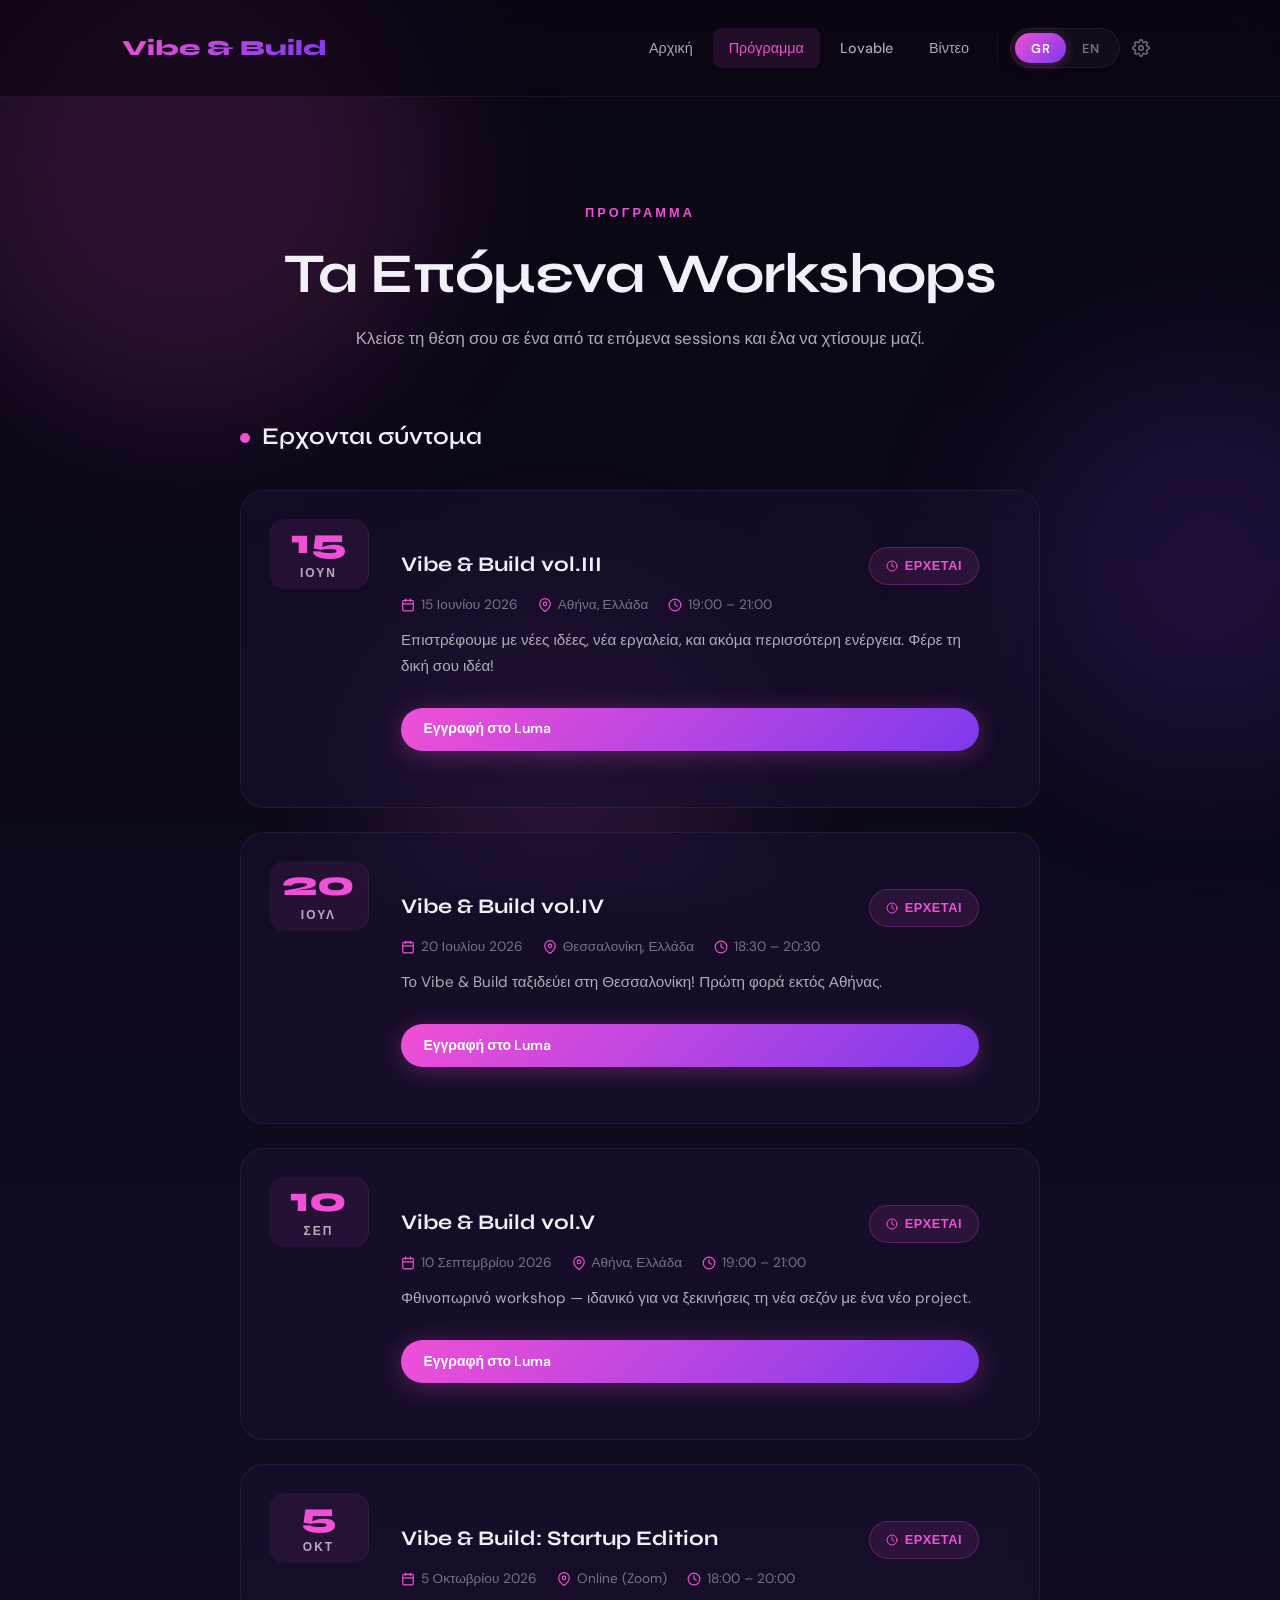
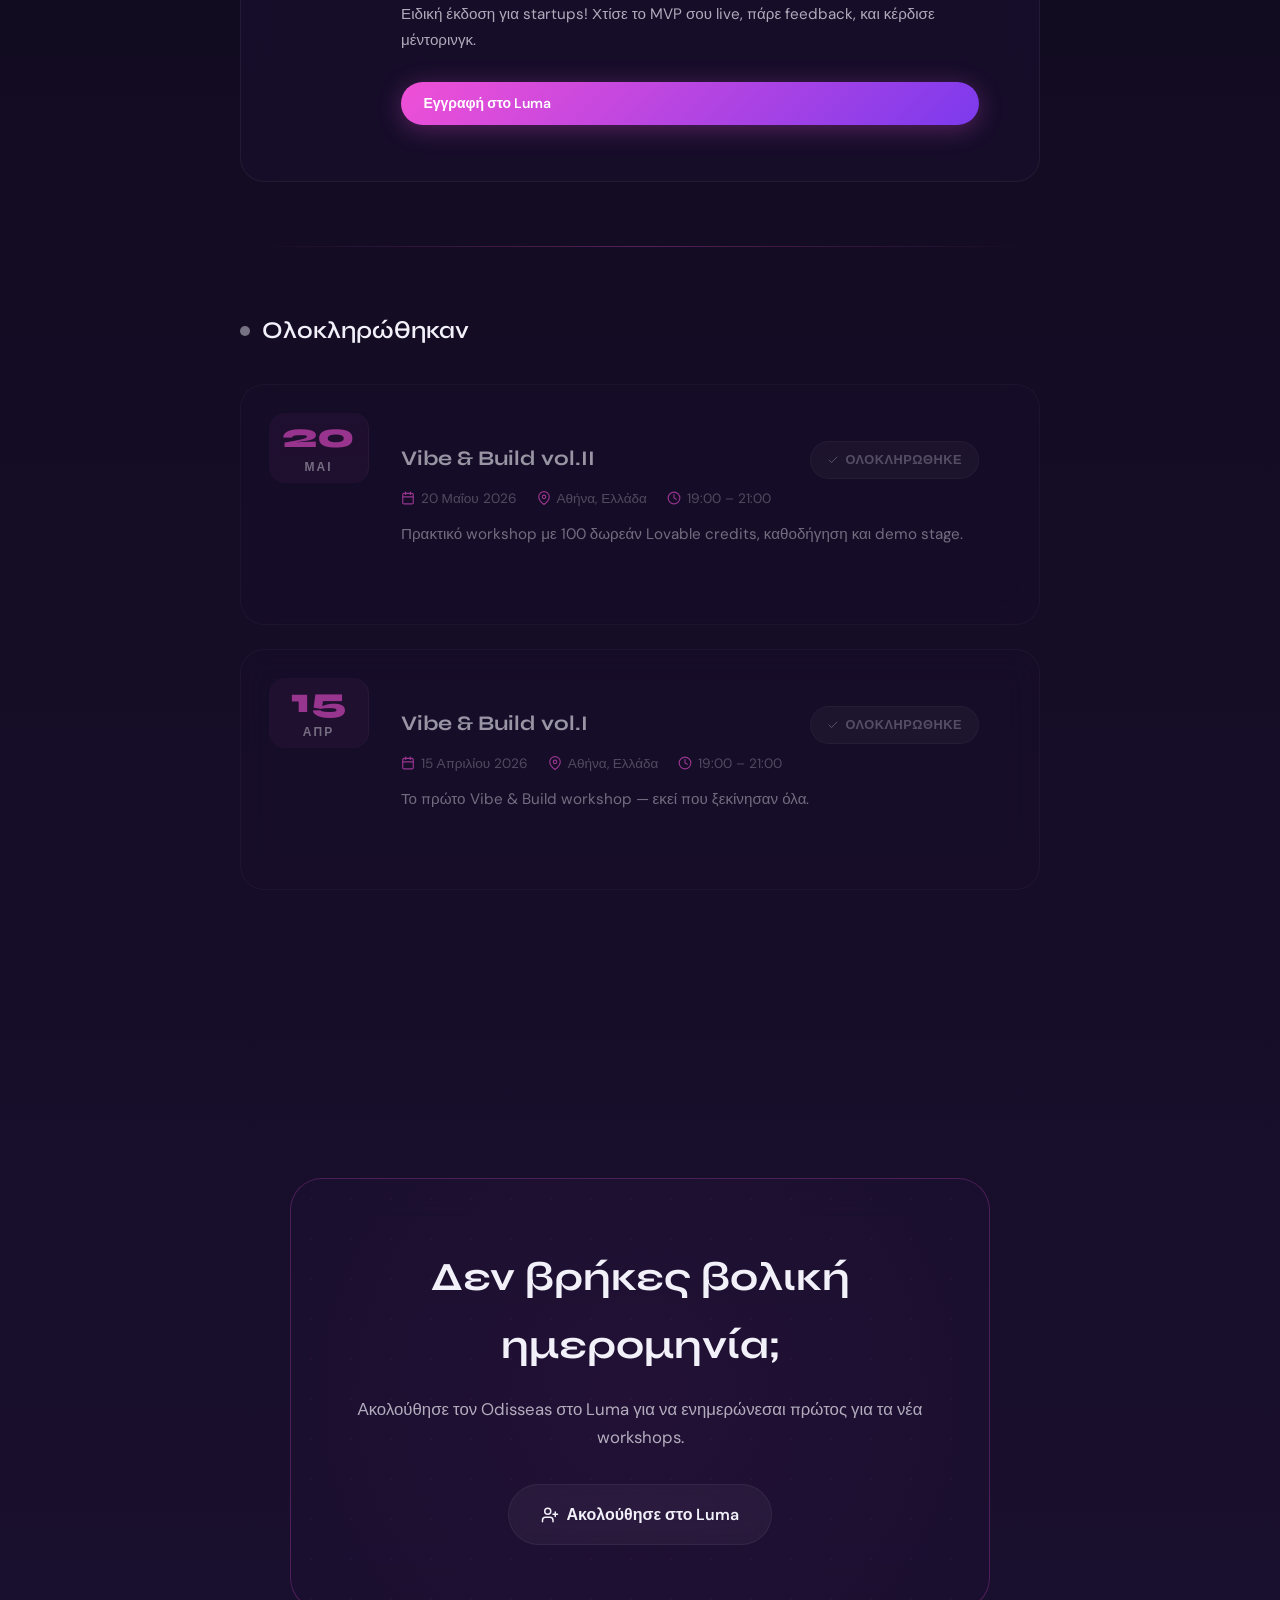
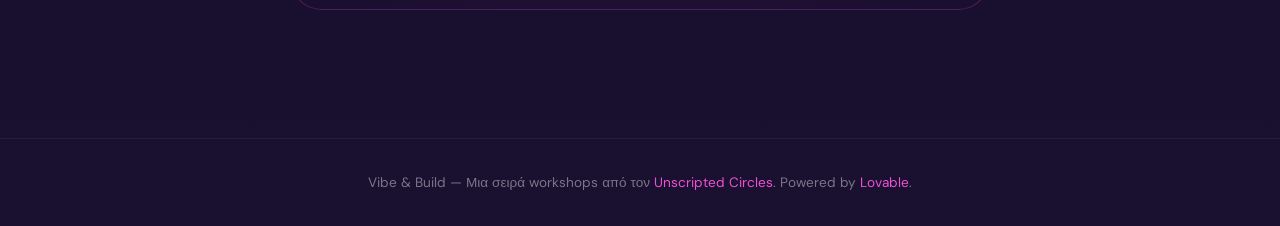
<file: schedule.html>
<!DOCTYPE html>
<html lang="el">
<head>
  <meta charset="UTF-8">
  <meta name="viewport" content="width=device-width, initial-scale=1.0">
  <title>Πρόγραμμα | Vibe & Build</title>
  <meta name="description" content="Δείτε το πρόγραμμα των επερχόμενων Vibe & Build workshops. / View the schedule of upcoming Vibe & Build workshops.">
  <link rel="stylesheet" href="index.css">
</head>
<body>

  <!-- ========== HERO ========== -->
  <section class="page-hero">
    <span class="section-label i18n" data-el="Πρόγραμμα" data-en="Schedule">Πρόγραμμα</span>
    <h1 class="section-title i18n" data-el="Τα Επόμενα Workshops" data-en="Upcoming Workshops">Τα Επόμενα Workshops</h1>
    <p class="section-subtitle i18n" 
       data-el="Κλείσε τη θέση σου σε ένα από τα επόμενα sessions και έλα να χτίσουμε μαζί." 
       data-en="Book your spot in one of the upcoming sessions and let's build together.">
       Κλείσε τη θέση σου σε ένα από τα επόμενα sessions και έλα να χτίσουμε μαζί.
    </p>
  </section>

  <!-- ========== SCHEDULE TIMELINE ========== -->
  <section class="section" style="padding-top: 0;">
    <div class="container" style="max-width: 800px;">
      
      <!-- Upcoming Events -->
      <div class="schedule-section">
        <h2 class="schedule-section-title i18n" data-el="<span class='dot'></span> Ερχονται σύντομα" data-en="<span class='dot'></span> Coming up next">
          <span class="dot"></span> Ερχονται σύντομα
        </h2>
        <div class="events-list" id="upcoming-events-container">
          <!-- Populated by JS -->
        </div>
      </div>

      <div class="glow-line" style="margin: 4rem 0;"></div>

      <!-- Past Events -->
      <div class="schedule-section">
        <h2 class="schedule-section-title i18n" data-el="<span class='dot past'></span> Ολοκληρώθηκαν" data-en="<span class='dot past'></span> Completed">
          <span class="dot past"></span> Ολοκληρώθηκαν
        </h2>
        <div class="events-list" id="past-events-container">
          <!-- Populated by JS -->
        </div>
      </div>

    </div>
  </section>

  <!-- ========== CTA ========== -->
  <section class="section cta-section">
    <div class="cta-box reveal">
      <div class="grid-pattern" aria-hidden="true"></div>
      <h2 class="i18n" data-el="Δεν βρήκες βολική ημερομηνία;" data-en="Didn't find a convenient date?">
        Δεν βρήκες βολική ημερομηνία;
      </h2>
      <p class="i18n" data-el="Ακολούθησε τον Odisseas στο Luma για να ενημερώνεσαι πρώτος για τα νέα workshops." data-en="Follow Odisseas on Luma to be the first to know about new workshops.">
        Ακολούθησε τον Odisseas στο Luma για να ενημερώνεσαι πρώτος για τα νέα workshops.
      </p>
      <a href="https://luma.com/UnscriptedCircles" target="_blank" rel="noopener" class="btn btn-secondary">
        <svg xmlns="http://www.w3.org/2000/svg" viewBox="0 0 24 24" fill="none" stroke="currentColor" stroke-width="2" stroke-linecap="round" stroke-linejoin="round"><path d="M16 21v-2a4 4 0 0 0-4-4H6a4 4 0 0 0-4 4v2"/><circle cx="9" cy="7" r="4"/><line x1="19" y1="8" x2="19" y2="14"/><line x1="22" y1="11" x2="16" y2="11"/></svg>
        <span class="i18n" data-el="Ακολούθησε στο Luma" data-en="Follow on Luma">Ακολούθησε στο Luma</span>
      </a>
    </div>
  </section>

  <!-- ========== SCRIPTS ========== -->
  <script src="shared.js"></script>
  <script>
    // Initialize shared components
    VB.init();

    // Event rendering logic
    function renderEvents() {
      const allEvents = VB.getEvents();
      const lang = VB.getCurrentLang();
      
      const upcomingContainer = document.getElementById('upcoming-events-container');
      const pastContainer = document.getElementById('past-events-container');
      
      let upcomingHTML = '';
      let pastHTML = '';
      
      // Sort upcoming events by date (ascending)
      const upcoming = allEvents.filter(e => e.status === 'upcoming')
        .sort((a, b) => new Date(a.date) - new Date(b.date));
        
      // Sort past events by date (descending)
      const past = allEvents.filter(e => e.status === 'past')
        .sort((a, b) => new Date(b.date) - new Date(a.date));

      const monthNamesEL = ["ΙΑΝ", "ΦΕΒ", "ΜΑΡ", "ΑΠΡ", "ΜΑΙ", "ΙΟΥΝ", "ΙΟΥΛ", "ΑΥΓ", "ΣΕΠ", "ΟΚΤ", "ΝΟΕ", "ΔΕΚ"];
      const monthNamesEN = ["JAN", "FEB", "MAR", "APR", "MAY", "JUN", "JUL", "AUG", "SEP", "OCT", "NOV", "DEC"];

      function createCard(e, isPast) {
        const d = new Date(e.date);
        const day = d.getDate();
        const month = lang === 'el' ? monthNamesEL[d.getMonth()] : monthNamesEN[d.getMonth()];
        const fullDate = VB.formatDate(e.date, lang);
        
        const title = lang === 'en' && e.titleEn ? e.titleEn : e.title;
        const location = lang === 'en' && e.locationEn ? e.locationEn : e.location;
        const desc = lang === 'en' && e.descriptionEn ? e.descriptionEn : e.description;
        
        const badgeHTML = isPast 
          ? `<div class="event-status-badge completed">
               <svg xmlns="http://www.w3.org/2000/svg" width="12" height="12" viewBox="0 0 24 24" fill="none" stroke="currentColor" stroke-width="2" stroke-linecap="round" stroke-linejoin="round"><polyline points="20 6 9 17 4 12"></polyline></svg>
               ${lang === 'el' ? 'Ολοκληρωθηκε' : 'Completed'}
             </div>`
          : `<div class="event-status-badge upcoming">
               <svg xmlns="http://www.w3.org/2000/svg" width="12" height="12" viewBox="0 0 24 24" fill="none" stroke="currentColor" stroke-width="2" stroke-linecap="round" stroke-linejoin="round"><circle cx="12" cy="12" r="10"></circle><polyline points="12 6 12 12 16 14"></polyline></svg>
               ${lang === 'el' ? 'Ερχεται' : 'Upcoming'}
             </div>`;
             
        const btnHTML = isPast || !e.lumaLink
          ? ''
          : `<a href="${e.lumaLink}" target="_blank" rel="noopener" class="btn btn-primary btn-sm" style="margin-top: 0.5rem;">
               ${lang === 'el' ? 'Εγγραφή στο Luma' : 'Register on Luma'}
             </a>`;

        return `
          <div class="event-card reveal ${isPast ? 'past-event' : ''}">
            <div class="event-date-badge">
              <span class="day">${day}</span>
              <span class="month">${month}</span>
            </div>
            <div class="event-card-content">
              <div style="display: flex; justify-content: space-between; align-items: flex-start; flex-wrap: wrap; gap: 0.5rem; margin-bottom: 0.5rem;">
                <h3 class="event-card-title" style="margin-bottom: 0;">${title}</h3>
                ${badgeHTML}
              </div>
              
              <div class="event-card-meta">
                <span title="Ημερομηνία">
                  <svg xmlns="http://www.w3.org/2000/svg" viewBox="0 0 24 24" fill="none" stroke="currentColor" stroke-width="2" stroke-linecap="round" stroke-linejoin="round"><rect x="3" y="4" width="18" height="18" rx="2" ry="2"></rect><line x1="16" y1="2" x2="16" y2="6"></line><line x1="8" y1="2" x2="8" y2="6"></line><line x1="3" y1="10" x2="21" y2="10"></line></svg>
                  ${fullDate}
                </span>
                <span title="Τοποθεσία">
                  <svg xmlns="http://www.w3.org/2000/svg" viewBox="0 0 24 24" fill="none" stroke="currentColor" stroke-width="2" stroke-linecap="round" stroke-linejoin="round"><path d="M21 10c0 7-9 13-9 13s-9-6-9-13a9 9 0 0 1 18 0z"></path><circle cx="12" cy="10" r="3"></circle></svg>
                  ${location}
                </span>
                <span title="Ώρα">
                  <svg xmlns="http://www.w3.org/2000/svg" viewBox="0 0 24 24" fill="none" stroke="currentColor" stroke-width="2" stroke-linecap="round" stroke-linejoin="round"><circle cx="12" cy="12" r="10"></circle><polyline points="12 6 12 12 16 14"></polyline></svg>
                  ${e.time}
                </span>
              </div>
              
              <p class="event-card-desc">${desc}</p>
              ${btnHTML}
            </div>
          </div>
        `;
      }

      upcoming.forEach(e => upcomingHTML += createCard(e, false));
      past.forEach(e => pastHTML += createCard(e, true));

      const emptyMsg = lang === 'el' 
        ? '<p style="color: var(--text-tertiary); font-style: italic;">Δεν υπάρχουν events προς το παρόν.</p>' 
        : '<p style="color: var(--text-tertiary); font-style: italic;">No events at the moment.</p>';

      upcomingContainer.innerHTML = upcomingHTML || emptyMsg;
      pastContainer.innerHTML = pastHTML || emptyMsg;
      
      // Re-trigger scroll reveal for new elements
      VB.initReveal();
    }

    // Initial render
    renderEvents();

    // Re-render when language changes
    window.addEventListener('langChanged', renderEvents);
  </script>

</body>
</html>
</file>
<file: index.css>
/* ============================================
   DESIGN TOKENS
   ============================================ */
@import url('https://fonts.googleapis.com/css2?family=DM+Sans:ital,opsz,wght@0,9..40,100..1000;1,9..40,100..1000&family=Syne:wght@400..800&display=swap');

:root {
  /* Colors - Dark Theme with Lovable-inspired palette */
  --bg-primary: #0a0612;
  --bg-secondary: #110b1f;
  --bg-tertiary: #1a1030;
  --bg-card: rgba(26, 16, 48, 0.6);
  --bg-card-hover: rgba(36, 22, 66, 0.7);
  --bg-glass: rgba(255, 255, 255, 0.04);
  --bg-glass-hover: rgba(255, 255, 255, 0.08);

  --accent-primary: #f050d6;
  --accent-secondary: #c255dc;
  --accent-tertiary: #7c3aed;
  --accent-glow: rgba(240, 80, 214, 0.3);
  --accent-glow-strong: rgba(240, 80, 214, 0.5);

  --text-primary: #f2f0f9;
  --text-secondary: rgba(242, 240, 249, 0.7);
  --text-tertiary: rgba(242, 240, 249, 0.45);
  --text-accent: #f050d6;

  --border-subtle: rgba(255, 255, 255, 0.06);
  --border-accent: rgba(240, 80, 214, 0.25);

  --gradient-primary: linear-gradient(135deg, #f050d6, #7c3aed);
  --gradient-secondary: linear-gradient(135deg, #c255dc, #3628a8);
  --gradient-bg: linear-gradient(180deg, #0a0612 0%, #110b1f 40%, #1a1030 100%);
  --gradient-hero: linear-gradient(180deg, rgba(10, 6, 18, 0.3) 0%, rgba(10, 6, 18, 0.85) 60%, #0a0612 100%);

  /* Typography */
  --font-primary: 'Syne', sans-serif;
  --font-secondary: 'DM Sans', sans-serif;

  /* Spacing */
  --section-padding: 6rem 2rem;
  --container-max: 1100px;
  --border-radius-sm: 8px;
  --border-radius-md: 16px;
  --border-radius-lg: 24px;
  --border-radius-xl: 32px;

  /* Transitions */
  --transition-fast: 0.2s cubic-bezier(0.4, 0, 0.2, 1);
  --transition-smooth: 0.4s cubic-bezier(0.4, 0, 0.2, 1);
  --transition-spring: 0.5s cubic-bezier(0.34, 1.56, 0.64, 1);
}

/* ============================================
   RESET & BASE
   ============================================ */
*, *::before, *::after {
  margin: 0;
  padding: 0;
  box-sizing: border-box;
}

html {
  scroll-behavior: smooth;
  font-size: 16px;
}

body {
  font-family: var(--font-secondary);
  background: var(--gradient-bg);
  color: var(--text-primary);
  line-height: 1.7;
  overflow-x: hidden;
  min-height: 100vh;
}

img {
  max-width: 100%;
  display: block;
}

a {
  color: inherit;
  text-decoration: none;
}

/* ============================================
   ANIMATED BACKGROUND
   ============================================ */
.bg-orbs {
  position: fixed;
  top: 0;
  left: 0;
  width: 100%;
  height: 100%;
  pointer-events: none;
  z-index: 0;
  overflow: hidden;
}

.bg-orbs .orb {
  position: absolute;
  border-radius: 50%;
  filter: blur(80px);
  opacity: 0.15;
  animation: orbFloat 20s ease-in-out infinite;
}

.bg-orbs .orb:nth-child(1) {
  width: 500px;
  height: 500px;
  background: var(--accent-primary);
  top: -10%;
  left: -5%;
  animation-duration: 25s;
}

.bg-orbs .orb:nth-child(2) {
  width: 400px;
  height: 400px;
  background: var(--accent-tertiary);
  top: 40%;
  right: -10%;
  animation-duration: 30s;
  animation-delay: -5s;
}

.bg-orbs .orb:nth-child(3) {
  width: 350px;
  height: 350px;
  background: var(--accent-secondary);
  bottom: -5%;
  left: 30%;
  animation-duration: 22s;
  animation-delay: -10s;
}

@keyframes orbFloat {
  0%, 100% { transform: translate(0, 0) scale(1); }
  25% { transform: translate(40px, -30px) scale(1.05); }
  50% { transform: translate(-20px, 20px) scale(0.95); }
  75% { transform: translate(30px, 40px) scale(1.02); }
}

/* ============================================
   LANGUAGE TOGGLE (inside navbar)
   ============================================ */
.lang-toggle {
  display: flex;
  gap: 0;
  background: var(--bg-glass);
  backdrop-filter: blur(20px);
  -webkit-backdrop-filter: blur(20px);
  border: 1px solid var(--border-subtle);
  border-radius: 100px;
  padding: 4px;
}

.lang-toggle button {
  border: none;
  background: transparent;
  color: var(--text-tertiary);
  font-family: var(--font-secondary);
  font-size: 0.8rem;
  font-weight: 600;
  padding: 0.4rem 1rem;
  border-radius: 100px;
  cursor: pointer;
  transition: var(--transition-fast);
  letter-spacing: 0.5px;
}

.lang-toggle button.active {
  background: var(--gradient-primary);
  color: white;
  box-shadow: 0 2px 12px var(--accent-glow);
}

.lang-toggle button:hover:not(.active) {
  color: var(--text-primary);
}

/* ============================================
   HERO SECTION
   ============================================ */
.hero {
  position: relative;
  min-height: 100vh;
  display: flex;
  flex-direction: column;
  align-items: center;
  justify-content: center;
  text-align: center;
  padding: 2rem;
  overflow: hidden;
}

.hero-bg {
  position: absolute;
  top: 0;
  left: 0;
  width: 100%;
  height: 100%;
  z-index: 0;
}

.hero-bg img {
  width: 100%;
  height: 100%;
  object-fit: cover;
  opacity: 0.35;
}

.hero-bg::after {
  content: '';
  position: absolute;
  top: 0;
  left: 0;
  width: 100%;
  height: 100%;
  background: var(--gradient-hero);
}

.hero-content {
  position: relative;
  z-index: 1;
  max-width: 800px;
}

.hero-badge {
  display: inline-flex;
  align-items: center;
  gap: 0.5rem;
  background: var(--bg-glass);
  backdrop-filter: blur(12px);
  -webkit-backdrop-filter: blur(12px);
  border: 1px solid var(--border-accent);
  border-radius: 100px;
  padding: 0.5rem 1.25rem;
  font-size: 0.85rem;
  font-weight: 500;
  color: var(--accent-primary);
  margin-bottom: 2rem;
  animation: fadeInUp 0.8s ease-out;
}

.hero-badge .pulse-dot {
  width: 8px;
  height: 8px;
  background: var(--accent-primary);
  border-radius: 50%;
  animation: pulse 2s ease-in-out infinite;
}

@keyframes pulse {
  0%, 100% { opacity: 1; transform: scale(1); }
  50% { opacity: 0.5; transform: scale(0.8); }
}

.hero-title {
  font-family: var(--font-primary);
  font-size: clamp(3rem, 8vw, 5.5rem);
  font-weight: 800;
  line-height: 1.05;
  margin-bottom: 0.5rem;
  letter-spacing: -2px;
  animation: fadeInUp 0.8s ease-out 0.1s both;
}

.hero-title .gradient-text {
  background: var(--gradient-primary);
  -webkit-background-clip: text;
  -webkit-text-fill-color: transparent;
  background-clip: text;
}

.hero-vol {
  font-family: var(--font-primary);
  font-size: clamp(1.5rem, 3vw, 2rem);
  font-weight: 300;
  color: var(--text-secondary);
  margin-bottom: 1.5rem;
  letter-spacing: 8px;
  text-transform: uppercase;
  animation: fadeInUp 0.8s ease-out 0.2s both;
}

.hero-description {
  font-size: clamp(1rem, 2vw, 1.2rem);
  color: var(--text-secondary);
  max-width: 600px;
  margin: 0 auto 2.5rem;
  line-height: 1.8;
  animation: fadeInUp 0.8s ease-out 0.3s both;
}

.hero-meta {
  display: flex;
  align-items: center;
  justify-content: center;
  gap: 2rem;
  flex-wrap: wrap;
  margin-bottom: 2.5rem;
  animation: fadeInUp 0.8s ease-out 0.4s both;
}

.hero-meta-item {
  display: flex;
  align-items: center;
  gap: 0.5rem;
  color: var(--text-secondary);
  font-size: 0.95rem;
}

.hero-meta-item svg {
  width: 18px;
  height: 18px;
  color: var(--accent-primary);
  flex-shrink: 0;
}

.hero-cta {
  display: flex;
  align-items: center;
  justify-content: center;
  gap: 1rem;
  flex-wrap: wrap;
  animation: fadeInUp 0.8s ease-out 0.5s both;
}

@keyframes fadeInUp {
  from {
    opacity: 0;
    transform: translateY(30px);
  }
  to {
    opacity: 1;
    transform: translateY(0);
  }
}

/* ============================================
   BUTTONS
   ============================================ */
.btn {
  display: inline-flex;
  align-items: center;
  gap: 0.5rem;
  font-family: var(--font-secondary);
  font-weight: 600;
  font-size: 1rem;
  padding: 1rem 2rem;
  border-radius: var(--border-radius-xl);
  border: none;
  cursor: pointer;
  transition: var(--transition-smooth);
  text-decoration: none;
  position: relative;
  overflow: hidden;
}

.btn-primary {
  background: var(--gradient-primary);
  color: white;
  box-shadow: 0 4px 24px var(--accent-glow), 0 0 0 0 var(--accent-glow);
}

.btn-primary:hover {
  transform: translateY(-2px);
  box-shadow: 0 8px 40px var(--accent-glow-strong), 0 0 60px var(--accent-glow);
}

.btn-primary:active {
  transform: translateY(0);
}

.btn-primary::after {
  content: '';
  position: absolute;
  inset: 0;
  background: linear-gradient(135deg, rgba(255,255,255,0.2), transparent);
  opacity: 0;
  transition: var(--transition-fast);
}

.btn-primary:hover::after {
  opacity: 1;
}

.btn-secondary {
  background: var(--bg-glass);
  backdrop-filter: blur(12px);
  -webkit-backdrop-filter: blur(12px);
  color: var(--text-primary);
  border: 1px solid var(--border-subtle);
}

.btn-secondary:hover {
  background: var(--bg-glass-hover);
  border-color: var(--border-accent);
  transform: translateY(-2px);
  box-shadow: 0 4px 20px rgba(0, 0, 0, 0.3);
}

.btn svg {
  width: 18px;
  height: 18px;
}

/* ============================================
   SECTIONS
   ============================================ */
.section {
  position: relative;
  z-index: 1;
  padding: var(--section-padding);
}

.container {
  max-width: var(--container-max);
  margin: 0 auto;
}

.section-header {
  text-align: center;
  margin-bottom: 4rem;
}

.section-label {
  display: inline-block;
  font-family: var(--font-secondary);
  font-size: 0.8rem;
  font-weight: 600;
  letter-spacing: 3px;
  text-transform: uppercase;
  color: var(--accent-primary);
  margin-bottom: 1rem;
}

.section-title {
  font-family: var(--font-primary);
  font-size: clamp(2rem, 5vw, 3rem);
  font-weight: 700;
  line-height: 1.2;
  letter-spacing: -1px;
}

.section-subtitle {
  font-size: 1.05rem;
  color: var(--text-secondary);
  max-width: 600px;
  margin: 1rem auto 0;
  line-height: 1.8;
}

/* ============================================
   ABOUT SECTION
   ============================================ */
.about-grid {
  display: grid;
  grid-template-columns: 1fr 1fr;
  gap: 2rem;
}

.about-card {
  background: var(--bg-card);
  backdrop-filter: blur(16px);
  -webkit-backdrop-filter: blur(16px);
  border: 1px solid var(--border-subtle);
  border-radius: var(--border-radius-lg);
  padding: 2.5rem;
  transition: var(--transition-smooth);
  position: relative;
  overflow: hidden;
}

.about-card::before {
  content: '';
  position: absolute;
  top: 0;
  left: 0;
  right: 0;
  height: 2px;
  background: var(--gradient-primary);
  opacity: 0;
  transition: var(--transition-smooth);
}

.about-card:hover {
  background: var(--bg-card-hover);
  border-color: var(--border-accent);
  transform: translateY(-4px);
  box-shadow: 0 20px 60px rgba(0, 0, 0, 0.3);
}

.about-card:hover::before {
  opacity: 1;
}

.about-card .icon {
  width: 48px;
  height: 48px;
  border-radius: var(--border-radius-md);
  background: var(--bg-glass);
  border: 1px solid var(--border-subtle);
  display: flex;
  align-items: center;
  justify-content: center;
  margin-bottom: 1.25rem;
  font-size: 1.5rem;
}

.about-card h3 {
  font-family: var(--font-primary);
  font-size: 1.25rem;
  font-weight: 600;
  margin-bottom: 0.75rem;
}

.about-card p {
  color: var(--text-secondary);
  font-size: 0.95rem;
  line-height: 1.7;
}

/* Full width card */
.about-card.full-width {
  grid-column: 1 / -1;
}

/* ============================================
   AUDIENCE SECTION
   ============================================ */
.audience-cards {
  display: grid;
  grid-template-columns: repeat(3, 1fr);
  gap: 1.5rem;
}

.audience-card {
  background: var(--bg-card);
  backdrop-filter: blur(16px);
  -webkit-backdrop-filter: blur(16px);
  border: 1px solid var(--border-subtle);
  border-radius: var(--border-radius-lg);
  padding: 2rem;
  text-align: center;
  transition: var(--transition-smooth);
  position: relative;
}

.audience-card:hover {
  background: var(--bg-card-hover);
  border-color: var(--border-accent);
  transform: translateY(-6px);
  box-shadow: 0 20px 60px rgba(0, 0, 0, 0.3);
}

.audience-card .emoji {
  font-size: 2.5rem;
  margin-bottom: 1rem;
  display: block;
}

.audience-card h3 {
  font-family: var(--font-primary);
  font-size: 1.1rem;
  font-weight: 600;
  margin-bottom: 0.75rem;
}

.audience-card p {
  color: var(--text-secondary);
  font-size: 0.9rem;
  line-height: 1.7;
}

/* ============================================
   WHAT YOU GET SECTION
   ============================================ */
.perks-grid {
  display: grid;
  grid-template-columns: repeat(2, 1fr);
  gap: 1.5rem;
}

.perk-item {
  display: flex;
  align-items: flex-start;
  gap: 1.25rem;
  background: var(--bg-card);
  backdrop-filter: blur(16px);
  -webkit-backdrop-filter: blur(16px);
  border: 1px solid var(--border-subtle);
  border-radius: var(--border-radius-lg);
  padding: 2rem;
  transition: var(--transition-smooth);
}

.perk-item:hover {
  background: var(--bg-card-hover);
  border-color: var(--border-accent);
  transform: translateY(-3px);
  box-shadow: 0 12px 40px rgba(0, 0, 0, 0.2);
}

.perk-icon {
  width: 44px;
  height: 44px;
  border-radius: 12px;
  background: var(--gradient-primary);
  display: flex;
  align-items: center;
  justify-content: center;
  flex-shrink: 0;
  font-size: 1.3rem;
}

.perk-content h3 {
  font-family: var(--font-primary);
  font-size: 1.05rem;
  font-weight: 600;
  margin-bottom: 0.4rem;
}

.perk-content p {
  color: var(--text-secondary);
  font-size: 0.9rem;
  line-height: 1.6;
}

/* ============================================
   HOST SECTION
   ============================================ */
.host-card {
  display: flex;
  align-items: center;
  gap: 3rem;
  background: var(--bg-card);
  backdrop-filter: blur(16px);
  -webkit-backdrop-filter: blur(16px);
  border: 1px solid var(--border-subtle);
  border-radius: var(--border-radius-xl);
  padding: 3rem;
  max-width: 800px;
  margin: 0 auto;
}

.host-avatar {
  width: 120px;
  height: 120px;
  border-radius: 50%;
  overflow: hidden;
  flex-shrink: 0;
  border: 3px solid var(--accent-primary);
  box-shadow: 0 0 40px var(--accent-glow);
  position: relative;
}

.host-avatar img {
  width: 100%;
  height: 100%;
  object-fit: cover;
}

.host-avatar-placeholder {
  width: 100%;
  height: 100%;
  background: var(--gradient-primary);
  display: flex;
  align-items: center;
  justify-content: center;
  font-family: var(--font-primary);
  font-size: 2.5rem;
  font-weight: 700;
  color: white;
}

.host-info h3 {
  font-family: var(--font-primary);
  font-size: 1.5rem;
  font-weight: 700;
  margin-bottom: 0.25rem;
}

.host-info .org {
  color: var(--accent-primary);
  font-size: 0.9rem;
  font-weight: 500;
  margin-bottom: 1rem;
}

.host-info p {
  color: var(--text-secondary);
  font-size: 0.95rem;
  line-height: 1.7;
}

/* ============================================
   CTA SECTION
   ============================================ */
.cta-section {
  text-align: center;
  padding: 8rem 2rem;
}

.cta-section .cta-box {
  background: var(--bg-card);
  backdrop-filter: blur(20px);
  -webkit-backdrop-filter: blur(20px);
  border: 1px solid var(--border-accent);
  border-radius: var(--border-radius-xl);
  padding: 4rem 3rem;
  max-width: 700px;
  margin: 0 auto;
  position: relative;
  overflow: hidden;
}

.cta-section .cta-box::before {
  content: '';
  position: absolute;
  top: -50%;
  left: -50%;
  width: 200%;
  height: 200%;
  background: radial-gradient(circle at center, var(--accent-glow) 0%, transparent 60%);
  opacity: 0.15;
  animation: ctaGlow 6s ease-in-out infinite;
}

@keyframes ctaGlow {
  0%, 100% { opacity: 0.1; transform: scale(1); }
  50% { opacity: 0.2; transform: scale(1.1); }
}

.cta-section h2 {
  font-family: var(--font-primary);
  font-size: clamp(1.8rem, 4vw, 2.5rem);
  font-weight: 700;
  margin-bottom: 1rem;
  position: relative;
  z-index: 1;
}

.cta-section p {
  color: var(--text-secondary);
  font-size: 1.05rem;
  margin-bottom: 2rem;
  position: relative;
  z-index: 1;
}

.cta-section .btn {
  position: relative;
  z-index: 1;
}

/* ============================================
   POWERED BY
   ============================================ */
.powered-by {
  display: flex;
  align-items: center;
  justify-content: center;
  gap: 0.5rem;
  padding: 2rem;
  color: var(--text-tertiary);
  font-size: 0.85rem;
}

.powered-by .lovable-logo {
  display: inline-flex;
  align-items: center;
  gap: 0.4rem;
  color: var(--accent-primary);
  font-weight: 600;
}

.powered-by .lovable-logo svg {
  width: 16px;
  height: 16px;
}

/* ============================================
   FOOTER
   ============================================ */
.footer {
  position: relative;
  z-index: 1;
  text-align: center;
  padding: 2rem;
  border-top: 1px solid var(--border-subtle);
  color: var(--text-tertiary);
  font-size: 0.85rem;
}

.footer a {
  color: var(--accent-primary);
  transition: var(--transition-fast);
}

.footer a:hover {
  color: var(--accent-secondary);
}

/* ============================================
   SCROLL ANIMATIONS
   ============================================ */
.reveal {
  opacity: 0;
  transform: translateY(40px);
  transition: opacity 0.8s ease-out, transform 0.8s ease-out;
}

.reveal.visible {
  opacity: 1;
  transform: translateY(0);
}

.reveal-delay-1 { transition-delay: 0.1s; }
.reveal-delay-2 { transition-delay: 0.2s; }
.reveal-delay-3 { transition-delay: 0.3s; }
.reveal-delay-4 { transition-delay: 0.4s; }

/* ============================================
   DECORATIVE ELEMENTS
   ============================================ */
.section-divider {
  width: 60px;
  height: 3px;
  background: var(--gradient-primary);
  border-radius: 10px;
  margin: 0 auto 1.5rem;
}

.glow-line {
  width: 100%;
  height: 1px;
  background: linear-gradient(90deg, transparent, var(--accent-primary), transparent);
  opacity: 0.3;
  margin: 0 auto;
}

/* ============================================
   RESPONSIVE
   ============================================ */
@media (max-width: 900px) {
  .about-grid {
    grid-template-columns: 1fr;
  }

  .audience-cards {
    grid-template-columns: 1fr;
  }

  .perks-grid {
    grid-template-columns: 1fr;
  }

  .host-card {
    flex-direction: column;
    text-align: center;
    gap: 1.5rem;
    padding: 2rem;
  }

  .hero-meta {
    flex-direction: column;
    gap: 0.75rem;
  }
}

@media (max-width: 600px) {
  :root {
    --section-padding: 4rem 1.25rem;
  }

  .hero-title {
    letter-spacing: -1px;
  }

  .hero-vol {
    letter-spacing: 4px;
  }

  .about-card {
    padding: 1.75rem;
  }

  .cta-section .cta-box {
    padding: 3rem 1.5rem;
  }
}

/* ============================================
   LOVABLE BRAND BADGE
   ============================================ */
.lovable-badge {
  display: inline-flex;
  align-items: center;
  gap: 0.6rem;
  background: rgba(240, 80, 214, 0.08);
  border: 1px solid rgba(240, 80, 214, 0.2);
  border-radius: 100px;
  padding: 0.6rem 1.25rem;
  margin-top: 1.5rem;
  font-size: 0.85rem;
  color: var(--text-secondary);
  transition: var(--transition-smooth);
}

.lovable-badge:hover {
  background: rgba(240, 80, 214, 0.15);
  border-color: rgba(240, 80, 214, 0.4);
}

.lovable-badge svg {
  width: 18px;
  height: 18px;
  color: var(--accent-primary);
}

.lovable-badge strong {
  color: var(--accent-primary);
  font-weight: 600;
}

/* ============================================
   PARTICLE GRID DECORATION
   ============================================ */
.grid-pattern {
  position: absolute;
  top: 0;
  left: 0;
  width: 100%;
  height: 100%;
  background-image: 
    radial-gradient(circle, rgba(240, 80, 214, 0.08) 1px, transparent 1px);
  background-size: 40px 40px;
  pointer-events: none;
  opacity: 0.5;
}

/* ============================================
   NAVBAR
   ============================================ */
.main-nav {
  position: fixed;
  top: 0;
  left: 0;
  right: 0;
  z-index: 1000;
  background: rgba(10, 6, 18, 0.6);
  backdrop-filter: blur(20px);
  -webkit-backdrop-filter: blur(20px);
  border-bottom: 1px solid var(--border-subtle);
  transition: var(--transition-smooth);
}

.main-nav.scrolled {
  background: rgba(10, 6, 18, 0.9);
  box-shadow: 0 4px 30px rgba(0, 0, 0, 0.3);
}

.nav-inner {
  max-width: var(--container-max);
  margin: 0 auto;
  display: flex;
  align-items: center;
  justify-content: space-between;
  padding: 0.75rem 2rem;
}

.nav-brand {
  display: flex;
  align-items: center;
  gap: 0.5rem;
  text-decoration: none;
  flex-shrink: 0;
}

.nav-brand-text {
  font-family: var(--font-primary);
  font-size: 1.25rem;
  font-weight: 700;
  background: var(--gradient-primary);
  -webkit-background-clip: text;
  -webkit-text-fill-color: transparent;
  background-clip: text;
}

.nav-links {
  display: flex;
  align-items: center;
  gap: 0.5rem;
}

.nav-link {
  font-family: var(--font-secondary);
  font-size: 0.9rem;
  font-weight: 500;
  color: var(--text-secondary);
  padding: 0.5rem 1rem;
  border-radius: var(--border-radius-sm);
  transition: var(--transition-fast);
  text-decoration: none;
  white-space: nowrap;
}

.nav-link:hover {
  color: var(--text-primary);
  background: var(--bg-glass-hover);
}

.nav-link.active {
  color: var(--accent-primary);
  background: rgba(240, 80, 214, 0.1);
}

.nav-spacer {
  width: 1px;
  height: 24px;
  background: var(--border-subtle);
  margin: 0 0.5rem;
}

.nav-admin-link {
  display: flex;
  align-items: center;
  justify-content: center;
  color: var(--text-tertiary);
  padding: 0.5rem;
  border-radius: var(--border-radius-sm);
  transition: var(--transition-fast);
}

.nav-admin-link:hover {
  color: var(--text-primary);
  background: var(--bg-glass-hover);
}

.nav-spacer-block {
  height: 60px;
}

/* Hamburger */
.nav-hamburger {
  display: none;
  flex-direction: column;
  justify-content: center;
  gap: 5px;
  background: none;
  border: none;
  cursor: pointer;
  padding: 0.5rem;
  z-index: 1001;
}

.nav-hamburger span {
  display: block;
  width: 22px;
  height: 2px;
  background: var(--text-primary);
  border-radius: 2px;
  transition: var(--transition-fast);
}

.nav-hamburger.open span:nth-child(1) {
  transform: rotate(45deg) translate(5px, 5px);
}

.nav-hamburger.open span:nth-child(2) {
  opacity: 0;
}

.nav-hamburger.open span:nth-child(3) {
  transform: rotate(-45deg) translate(5px, -5px);
}

@media (max-width: 768px) {
  .nav-hamburger {
    display: flex;
  }

  .nav-links {
    position: fixed;
    top: 0;
    right: -100%;
    width: 280px;
    height: 100vh;
    background: var(--bg-secondary);
    border-left: 1px solid var(--border-subtle);
    flex-direction: column;
    align-items: flex-start;
    padding: 5rem 2rem 2rem;
    gap: 0.25rem;
    transition: right 0.3s ease;
    z-index: 999;
  }

  .nav-links.open {
    right: 0;
  }

  .nav-link {
    width: 100%;
    font-size: 1rem;
    padding: 0.75rem 1rem;
  }

  .nav-spacer {
    width: 100%;
    height: 1px;
    margin: 0.5rem 0;
  }

  .nav-admin-link {
    margin-top: 0.5rem;
  }
}

/* ============================================
   PAGE HERO (compact for sub-pages)
   ============================================ */
.page-hero {
  position: relative;
  z-index: 1;
  text-align: center;
  padding: 6rem 2rem 4rem;
}

.page-hero .section-title {
  font-size: clamp(2rem, 5vw, 3.5rem);
  margin-bottom: 0.5rem;
}

/* ============================================
   SCHEDULE PAGE
   ============================================ */
.schedule-section {
  margin-bottom: 4rem;
}

.schedule-section-title {
  font-family: var(--font-primary);
  font-size: 1.5rem;
  font-weight: 600;
  margin-bottom: 2rem;
  display: flex;
  align-items: center;
  gap: 0.75rem;
}

.schedule-section-title .dot {
  width: 10px;
  height: 10px;
  border-radius: 50%;
  background: var(--accent-primary);
  animation: pulse 2s ease-in-out infinite;
}

.schedule-section-title .dot.past {
  background: var(--text-tertiary);
  animation: none;
}

.events-list {
  display: flex;
  flex-direction: column;
  gap: 1.25rem;
}

.event-card {
  display: flex;
  gap: 1.5rem;
  background: var(--bg-card);
  backdrop-filter: blur(16px);
  -webkit-backdrop-filter: blur(16px);
  border: 1px solid var(--border-subtle);
  border-radius: var(--border-radius-lg);
  padding: 1.75rem;
  transition: var(--transition-smooth);
  position: relative;
  overflow: hidden;
}

.event-card::before {
  content: '';
  position: absolute;
  left: 0;
  top: 0;
  bottom: 0;
  width: 3px;
  background: var(--gradient-primary);
  opacity: 0;
  transition: var(--transition-smooth);
}

.event-card:hover {
  background: var(--bg-card-hover);
  border-color: var(--border-accent);
  transform: translateX(4px);
}

.event-card:hover::before {
  opacity: 1;
}

.event-card.past-event {
  opacity: 0.6;
}

.event-card.past-event:hover {
  opacity: 0.8;
}

.event-date-badge {
  display: flex;
  flex-direction: column;
  align-items: center;
  justify-content: center;
  width: 70px;
  min-width: 70px;
  height: 70px;
  background: var(--gradient-primary);
  border-radius: var(--border-radius-md);
  flex-shrink: 0;
}

.event-date-badge .day {
  font-family: var(--font-primary);
  font-size: 1.5rem;
  font-weight: 700;
  line-height: 1;
  color: white;
}

.event-date-badge .month {
  font-size: 0.7rem;
  font-weight: 600;
  text-transform: uppercase;
  letter-spacing: 1px;
  color: rgba(255, 255, 255, 0.8);
  margin-top: 2px;
}

.event-card-content {
  flex: 1;
  min-width: 0;
}

.event-card-title {
  font-family: var(--font-primary);
  font-size: 1.2rem;
  font-weight: 600;
  margin-bottom: 0.4rem;
}

.event-card-meta {
  display: flex;
  align-items: center;
  gap: 1.25rem;
  flex-wrap: wrap;
  color: var(--text-tertiary);
  font-size: 0.85rem;
  margin-bottom: 0.5rem;
}

.event-card-meta span {
  display: flex;
  align-items: center;
  gap: 0.35rem;
}

.event-card-meta svg {
  width: 14px;
  height: 14px;
  color: var(--accent-primary);
}

.event-card-desc {
  color: var(--text-secondary);
  font-size: 0.9rem;
  line-height: 1.6;
  margin-bottom: 1rem;
}

.event-status-badge {
  display: inline-flex;
  align-items: center;
  gap: 0.4rem;
  padding: 0.3rem 0.75rem;
  border-radius: 100px;
  font-size: 0.75rem;
  font-weight: 600;
  text-transform: uppercase;
  letter-spacing: 0.5px;
}

.event-status-badge.completed {
  background: rgba(255, 255, 255, 0.05);
  color: var(--text-tertiary);
  border: 1px solid var(--border-subtle);
}

.event-status-badge.upcoming {
  background: rgba(240, 80, 214, 0.1);
  color: var(--accent-primary);
  border: 1px solid var(--border-accent);
}

.btn-sm {
  padding: 0.6rem 1.25rem;
  font-size: 0.85rem;
  border-radius: 100px;
}

@media (max-width: 600px) {
  .event-card {
    flex-direction: column;
    gap: 1rem;
  }

  .event-date-badge {
    width: 100%;
    height: auto;
    flex-direction: row;
    gap: 0.5rem;
    padding: 0.75rem;
  }
}

/* ============================================
   STEPS GRID (Lovable page)
   ============================================ */
.steps-grid {
  display: grid;
  grid-template-columns: repeat(3, 1fr);
  gap: 2rem;
  position: relative;
}

.steps-grid::before {
  content: '';
  position: absolute;
  top: 50%;
  left: 10%;
  right: 10%;
  height: 2px;
  background: linear-gradient(90deg, transparent, var(--border-accent), transparent);
  z-index: 0;
}

.step-card {
  background: var(--bg-card);
  backdrop-filter: blur(16px);
  -webkit-backdrop-filter: blur(16px);
  border: 1px solid var(--border-subtle);
  border-radius: var(--border-radius-lg);
  padding: 2.5rem 2rem;
  text-align: center;
  transition: var(--transition-smooth);
  position: relative;
  z-index: 1;
}

.step-card:hover {
  background: var(--bg-card-hover);
  border-color: var(--border-accent);
  transform: translateY(-6px);
  box-shadow: 0 20px 60px rgba(0, 0, 0, 0.3);
}

.step-number {
  display: inline-flex;
  align-items: center;
  justify-content: center;
  width: 36px;
  height: 36px;
  border-radius: 50%;
  background: var(--gradient-primary);
  font-family: var(--font-primary);
  font-size: 0.9rem;
  font-weight: 700;
  color: white;
  margin-bottom: 1rem;
}

.step-icon {
  font-size: 2.5rem;
  margin-bottom: 1rem;
  display: block;
}

.step-card h3 {
  font-family: var(--font-primary);
  font-size: 1.15rem;
  font-weight: 600;
  margin-bottom: 0.5rem;
}

.step-card p {
  color: var(--text-secondary);
  font-size: 0.9rem;
  line-height: 1.6;
}

@media (max-width: 768px) {
  .steps-grid {
    grid-template-columns: 1fr;
  }

  .steps-grid::before {
    display: none;
  }
}

/* ============================================
   TESTIMONIAL CARD
   ============================================ */
.testimonial-card {
  background: var(--bg-card);
  backdrop-filter: blur(16px);
  -webkit-backdrop-filter: blur(16px);
  border: 1px solid var(--border-accent);
  border-radius: var(--border-radius-xl);
  padding: 3rem;
  max-width: 800px;
  margin: 0 auto;
  position: relative;
}

.testimonial-card .quote-mark {
  font-size: 4rem;
  line-height: 1;
  background: var(--gradient-primary);
  -webkit-background-clip: text;
  -webkit-text-fill-color: transparent;
  background-clip: text;
  position: absolute;
  top: 1.5rem;
  left: 2rem;
  opacity: 0.5;
}

.testimonial-card blockquote {
  font-size: 1.1rem;
  font-style: italic;
  color: var(--text-secondary);
  line-height: 1.8;
  margin-bottom: 1.5rem;
  padding-left: 1rem;
}

.testimonial-card .testimonial-author {
  display: flex;
  align-items: center;
  gap: 1rem;
}

.testimonial-card .testimonial-author-avatar {
  width: 48px;
  height: 48px;
  border-radius: 50%;
  background: var(--gradient-primary);
  display: flex;
  align-items: center;
  justify-content: center;
  font-family: var(--font-primary);
  font-weight: 700;
  font-size: 1.2rem;
  color: white;
  flex-shrink: 0;
}

.testimonial-card .testimonial-author-info h4 {
  font-family: var(--font-primary);
  font-weight: 600;
  font-size: 1rem;
}

.testimonial-card .testimonial-author-info span {
  font-size: 0.85rem;
  color: var(--accent-primary);
}

/* ============================================
   FEATURED VIDEO
   ============================================ */
.featured-video-wrapper {
  position: relative;
  width: 100%;
  padding-bottom: 56.25%; /* 16:9 */
  border-radius: var(--border-radius-lg);
  overflow: hidden;
  background: var(--bg-tertiary);
  border: 1px solid var(--border-subtle);
  margin-bottom: 1.5rem;
}

.featured-video-wrapper iframe {
  position: absolute;
  top: 0;
  left: 0;
  width: 100%;
  height: 100%;
  border: none;
}

.featured-video-info {
  margin-bottom: 3rem;
}

.featured-video-info h3 {
  font-family: var(--font-primary);
  font-size: 1.3rem;
  font-weight: 600;
  margin-bottom: 0.5rem;
}

.featured-video-info p {
  color: var(--text-secondary);
  font-size: 0.95rem;
  line-height: 1.6;
}

/* ============================================
   VIDEO GALLERY
   ============================================ */
.video-gallery-grid {
  display: grid;
  grid-template-columns: repeat(3, 1fr);
  gap: 1.5rem;
}

.video-card {
  background: var(--bg-card);
  backdrop-filter: blur(16px);
  -webkit-backdrop-filter: blur(16px);
  border: 1px solid var(--border-subtle);
  border-radius: var(--border-radius-lg);
  overflow: hidden;
  cursor: pointer;
  transition: var(--transition-smooth);
}

.video-card:hover {
  background: var(--bg-card-hover);
  border-color: var(--border-accent);
  transform: translateY(-4px);
  box-shadow: 0 16px 48px rgba(0, 0, 0, 0.3);
}

.video-thumbnail {
  position: relative;
  width: 100%;
  padding-bottom: 56.25%;
  background: var(--bg-tertiary);
  overflow: hidden;
}

.video-play-icon {
  position: absolute;
  top: 50%;
  left: 50%;
  transform: translate(-50%, -50%);
  width: 56px;
  height: 56px;
  border-radius: 50%;
  background: var(--gradient-primary);
  display: flex;
  align-items: center;
  justify-content: center;
  box-shadow: 0 4px 24px var(--accent-glow);
  transition: var(--transition-smooth);
}

.video-card:hover .video-play-icon {
  transform: translate(-50%, -50%) scale(1.1);
  box-shadow: 0 8px 40px var(--accent-glow-strong);
}

.video-play-icon svg {
  width: 20px;
  height: 20px;
  color: white;
  margin-left: 2px;
}

.video-card-title {
  font-family: var(--font-primary);
  font-size: 1rem;
  font-weight: 600;
  padding: 1rem 1.25rem 0.25rem;
}

.video-card-desc {
  color: var(--text-secondary);
  font-size: 0.85rem;
  line-height: 1.5;
  padding: 0 1.25rem 1.25rem;
}

@media (max-width: 768px) {
  .video-gallery-grid {
    grid-template-columns: 1fr;
  }
}

/* ============================================
   ADMIN PANEL
   ============================================ */

/* Login */
.admin-login-wrapper {
  display: flex;
  align-items: center;
  justify-content: center;
  min-height: 80vh;
  padding: 2rem;
}

.admin-login-card {
  background: var(--bg-card);
  backdrop-filter: blur(16px);
  -webkit-backdrop-filter: blur(16px);
  border: 1px solid var(--border-subtle);
  border-radius: var(--border-radius-xl);
  padding: 3rem;
  width: 100%;
  max-width: 400px;
  text-align: center;
}

.admin-login-card h1 {
  font-family: var(--font-primary);
  font-size: 1.75rem;
  font-weight: 700;
  margin-bottom: 0.5rem;
}

.admin-login-card .subtitle {
  color: var(--text-secondary);
  margin-bottom: 2rem;
  font-size: 0.9rem;
}

.admin-login-card .error-msg {
  color: #ff6b6b;
  font-size: 0.85rem;
  margin-top: 0.75rem;
  min-height: 1.2em;
}

/* Dashboard */
.admin-dashboard {
  position: relative;
  z-index: 1;
  padding: 2rem;
  max-width: var(--container-max);
  margin: 0 auto;
}

.admin-header {
  display: flex;
  align-items: center;
  justify-content: space-between;
  margin-bottom: 2rem;
  flex-wrap: wrap;
  gap: 1rem;
}

.admin-header h1 {
  font-family: var(--font-primary);
  font-size: 1.75rem;
  font-weight: 700;
}

.btn-danger {
  background: rgba(255, 107, 107, 0.15);
  color: #ff6b6b;
  border: 1px solid rgba(255, 107, 107, 0.3);
}

.btn-danger:hover {
  background: rgba(255, 107, 107, 0.25);
  transform: translateY(-1px);
}

/* Tabs */
.admin-tabs {
  display: flex;
  gap: 0.25rem;
  background: var(--bg-glass);
  border: 1px solid var(--border-subtle);
  border-radius: var(--border-radius-md);
  padding: 4px;
  margin-bottom: 2rem;
  overflow-x: auto;
}

.admin-tab {
  font-family: var(--font-secondary);
  font-size: 0.9rem;
  font-weight: 500;
  color: var(--text-secondary);
  padding: 0.6rem 1.25rem;
  border-radius: var(--border-radius-sm);
  border: none;
  background: transparent;
  cursor: pointer;
  transition: var(--transition-fast);
  white-space: nowrap;
}

.admin-tab:hover {
  color: var(--text-primary);
  background: var(--bg-glass-hover);
}

.admin-tab.admin-tab-active {
  color: white;
  background: var(--gradient-primary);
  box-shadow: 0 2px 12px var(--accent-glow);
}

.admin-tab-content {
  display: none;
}

.admin-tab-content.active {
  display: block;
}

/* Toolbar */
.admin-toolbar {
  display: flex;
  align-items: center;
  justify-content: space-between;
  margin-bottom: 1.5rem;
  flex-wrap: wrap;
  gap: 1rem;
}

.admin-toolbar h2 {
  font-family: var(--font-primary);
  font-size: 1.25rem;
  font-weight: 600;
}

/* Table */
.admin-table {
  width: 100%;
  border-collapse: separate;
  border-spacing: 0;
  background: var(--bg-card);
  border: 1px solid var(--border-subtle);
  border-radius: var(--border-radius-lg);
  overflow: hidden;
}

.admin-table th {
  font-family: var(--font-secondary);
  font-size: 0.8rem;
  font-weight: 600;
  text-transform: uppercase;
  letter-spacing: 0.5px;
  color: var(--text-tertiary);
  padding: 1rem 1.25rem;
  text-align: left;
  border-bottom: 1px solid var(--border-subtle);
  background: rgba(255, 255, 255, 0.02);
}

.admin-table td {
  padding: 1rem 1.25rem;
  border-bottom: 1px solid var(--border-subtle);
  font-size: 0.9rem;
  vertical-align: middle;
}

.admin-table tr:last-child td {
  border-bottom: none;
}

.admin-table tr:hover td {
  background: var(--bg-glass-hover);
}

.admin-table .actions {
  display: flex;
  gap: 0.5rem;
}

.btn-icon {
  display: inline-flex;
  align-items: center;
  justify-content: center;
  width: 32px;
  height: 32px;
  border-radius: var(--border-radius-sm);
  border: 1px solid var(--border-subtle);
  background: var(--bg-glass);
  color: var(--text-secondary);
  cursor: pointer;
  transition: var(--transition-fast);
  padding: 0;
}

.btn-icon:hover {
  background: var(--bg-glass-hover);
  color: var(--text-primary);
  border-color: var(--border-accent);
}

.btn-icon.delete:hover {
  background: rgba(255, 107, 107, 0.15);
  color: #ff6b6b;
  border-color: rgba(255, 107, 107, 0.3);
}

.btn-icon svg {
  width: 14px;
  height: 14px;
}

/* Forms */
.admin-form-group {
  margin-bottom: 1.25rem;
}

.admin-label {
  display: block;
  font-size: 0.85rem;
  font-weight: 500;
  color: var(--text-secondary);
  margin-bottom: 0.4rem;
}

.admin-input,
.admin-select,
.admin-textarea {
  width: 100%;
  padding: 0.75rem 1rem;
  font-family: var(--font-secondary);
  font-size: 0.9rem;
  color: var(--text-primary);
  background: var(--bg-glass);
  border: 1px solid var(--border-subtle);
  border-radius: var(--border-radius-sm);
  outline: none;
  transition: var(--transition-fast);
}

.admin-input:focus,
.admin-select:focus,
.admin-textarea:focus {
  border-color: var(--accent-primary);
  box-shadow: 0 0 0 3px var(--accent-glow);
}

.admin-textarea {
  min-height: 80px;
  resize: vertical;
}

.admin-select {
  appearance: none;
  background-image: url("data:image/svg+xml,%3Csvg xmlns='http://www.w3.org/2000/svg' width='12' height='12' viewBox='0 0 24 24' fill='none' stroke='%23f2f0f9' stroke-width='2'%3E%3Cpolyline points='6 9 12 15 18 9'%3E%3C/polyline%3E%3C/svg%3E");
  background-repeat: no-repeat;
  background-position: right 1rem center;
  padding-right: 2.5rem;
}

.admin-checkbox-group {
  display: flex;
  align-items: center;
  gap: 0.5rem;
}

.admin-checkbox-group input[type="checkbox"] {
  accent-color: var(--accent-primary);
  width: 18px;
  height: 18px;
}

/* Modal */
.admin-modal-overlay {
  position: fixed;
  inset: 0;
  background: rgba(0, 0, 0, 0.7);
  backdrop-filter: blur(8px);
  -webkit-backdrop-filter: blur(8px);
  z-index: 2000;
  display: flex;
  align-items: center;
  justify-content: center;
  padding: 2rem;
  opacity: 0;
  visibility: hidden;
  transition: var(--transition-fast);
}

.admin-modal-overlay.open {
  opacity: 1;
  visibility: visible;
}

.admin-modal-content {
  background: var(--bg-secondary);
  border: 1px solid var(--border-subtle);
  border-radius: var(--border-radius-xl);
  width: 100%;
  max-width: 550px;
  max-height: 85vh;
  overflow-y: auto;
  transform: translateY(20px) scale(0.98);
  transition: var(--transition-smooth);
}

.admin-modal-overlay.open .admin-modal-content {
  transform: translateY(0) scale(1);
}

.admin-modal-header {
  display: flex;
  align-items: center;
  justify-content: space-between;
  padding: 1.5rem 2rem;
  border-bottom: 1px solid var(--border-subtle);
}

.admin-modal-header h3 {
  font-family: var(--font-primary);
  font-size: 1.25rem;
  font-weight: 600;
}

.admin-modal-close {
  background: none;
  border: none;
  color: var(--text-tertiary);
  cursor: pointer;
  padding: 0.25rem;
  font-size: 1.25rem;
  transition: var(--transition-fast);
}

.admin-modal-close:hover {
  color: var(--text-primary);
}

.admin-modal-body {
  padding: 2rem;
}

.admin-modal-footer {
  display: flex;
  justify-content: flex-end;
  gap: 0.75rem;
  padding: 1.25rem 2rem;
  border-top: 1px solid var(--border-subtle);
}

/* Settings card */
.admin-settings-card {
  background: var(--bg-card);
  border: 1px solid var(--border-subtle);
  border-radius: var(--border-radius-lg);
  padding: 2rem;
  margin-bottom: 1.5rem;
}

.admin-settings-card h3 {
  font-family: var(--font-primary);
  font-size: 1.1rem;
  font-weight: 600;
  margin-bottom: 1.25rem;
  padding-bottom: 0.75rem;
  border-bottom: 1px solid var(--border-subtle);
}

/* Success toast */
.toast {
  position: fixed;
  bottom: 2rem;
  right: 2rem;
  background: var(--bg-card);
  border: 1px solid rgba(80, 240, 160, 0.3);
  color: #50f0a0;
  padding: 1rem 1.5rem;
  border-radius: var(--border-radius-md);
  font-size: 0.9rem;
  font-weight: 500;
  z-index: 3000;
  transform: translateY(100px);
  opacity: 0;
  transition: var(--transition-smooth);
  backdrop-filter: blur(16px);
  -webkit-backdrop-filter: blur(16px);
}

.toast.show {
  transform: translateY(0);
  opacity: 1;
}

@media (max-width: 768px) {
  .admin-table {
    display: block;
    overflow-x: auto;
  }

  .admin-tabs {
    flex-wrap: nowrap;
  }

  .admin-modal-content {
    max-width: 100%;
  }

  .admin-modal-body {
    padding: 1.5rem;
  }
}


/* ============================================
   BUTTON SMALL VARIANT
   ============================================ */
.btn-sm {
  padding: 0.6rem 1.4rem;
  font-size: 0.875rem;
  border-radius: var(--border-radius-lg);
}

/* ============================================
   PAGE HERO (compact, non-fullscreen)
   ============================================ */
.page-hero {
  position: relative;
  z-index: 1;
  padding: 8rem 2rem 4rem;
  text-align: center;
}

.page-hero .section-title {
  font-size: clamp(2.2rem, 5vw, 3.5rem);
}

.page-hero-content {
  max-width: 700px;
  margin: 0 auto;
  animation: fadeInUp 0.8s ease-out;
}

/* ============================================
   SCHEDULE SECTION & EVENT CARDS
   ============================================ */
.schedule-section {
  /* inherits .section styles */
}

.events-list {
  display: flex;
  flex-direction: column;
  gap: 1.5rem;
}

.event-card {
  display: flex;
  align-items: stretch;
  gap: 0;
  background: var(--bg-card);
  backdrop-filter: blur(16px);
  -webkit-backdrop-filter: blur(16px);
  border: 1px solid var(--border-subtle);
  border-radius: var(--border-radius-lg);
  overflow: hidden;
  transition: var(--transition-smooth);
  position: relative;
}

.event-card::before {
  content: '';
  position: absolute;
  top: 0;
  left: 0;
  bottom: 0;
  width: 3px;
  background: var(--gradient-primary);
  opacity: 0;
  transition: var(--transition-smooth);
}

.event-card:hover {
  background: var(--bg-card-hover);
  border-color: var(--border-accent);
  transform: translateY(-4px);
  box-shadow: 0 20px 60px rgba(0, 0, 0, 0.3);
}

.event-card:hover::before {
  opacity: 1;
}

/* Date badge */
.event-date-badge {
  display: flex;
  flex-direction: column;
  align-items: center;
  justify-content: center;
  min-width: 100px;
  padding: 1.5rem 1rem;
  background: rgba(240, 80, 214, 0.08);
  border-right: 1px solid var(--border-subtle);
  flex-shrink: 0;
  text-align: center;
}

.event-date-badge .day {
  display: block;
  font-family: var(--font-primary);
  font-size: 2.2rem;
  font-weight: 800;
  line-height: 1;
  color: var(--accent-primary);
}

.event-date-badge .month {
  display: block;
  font-family: var(--font-secondary);
  font-size: 0.75rem;
  font-weight: 700;
  letter-spacing: 2px;
  text-transform: uppercase;
  color: var(--text-secondary);
  margin-top: 0.25rem;
}

.event-date-badge .year {
  display: block;
  font-family: var(--font-secondary);
  font-size: 0.7rem;
  font-weight: 400;
  color: var(--text-tertiary);
  margin-top: 0.15rem;
}

/* Card content */
.event-card-content {
  flex: 1;
  padding: 1.75rem 2rem;
  display: flex;
  flex-direction: column;
  justify-content: center;
}

.event-card-title {
  font-family: var(--font-primary);
  font-size: 1.3rem;
  font-weight: 700;
  margin-bottom: 0.5rem;
  color: var(--text-primary);
}

.event-card-meta {
  display: flex;
  align-items: center;
  gap: 1.25rem;
  flex-wrap: wrap;
  margin-bottom: 0.75rem;
}

.event-card-meta-item {
  display: inline-flex;
  align-items: center;
  gap: 0.35rem;
  font-size: 0.85rem;
  color: var(--text-secondary);
}

.event-card-meta-item svg {
  color: var(--accent-primary);
  flex-shrink: 0;
}

.event-card-desc {
  color: var(--text-secondary);
  font-size: 0.95rem;
  line-height: 1.7;
  margin-bottom: 1.25rem;
}

.event-card-actions {
  display: flex;
  align-items: center;
  gap: 0.75rem;
}

/* Status badges */
.event-status-badge {
  display: inline-flex;
  align-items: center;
  gap: 0.4rem;
  font-family: var(--font-secondary);
  font-size: 0.8rem;
  font-weight: 600;
  padding: 0.45rem 1rem;
  border-radius: 100px;
  letter-spacing: 0.5px;
}

.event-status-badge--past {
  background: rgba(124, 58, 237, 0.12);
  color: #a78bfa;
  border: 1px solid rgba(124, 58, 237, 0.25);
}

.event-status-badge--past svg {
  color: #a78bfa;
}

.event-status-badge--soon {
  background: rgba(240, 80, 214, 0.1);
  color: var(--accent-primary);
  border: 1px solid rgba(240, 80, 214, 0.2);
}

/* Past event card muted styling */
.event-card--past {
  opacity: 0.7;
}

.event-card--past:hover {
  opacity: 1;
}

.event-date-badge--past .day {
  color: #a78bfa;
}

/* Empty state */
.events-empty {
  text-align: center;
  padding: 3rem 2rem;
  background: var(--bg-card);
  backdrop-filter: blur(16px);
  -webkit-backdrop-filter: blur(16px);
  border: 1px solid var(--border-subtle);
  border-radius: var(--border-radius-lg);
}

.events-empty-icon {
  font-size: 2.5rem;
  margin-bottom: 1rem;
}

.events-empty p {
  color: var(--text-secondary);
  font-size: 1rem;
  max-width: 400px;
  margin: 0 auto;
  line-height: 1.7;
}

/* ============================================
   NAVBAR (from shared.js)
   ============================================ */
.main-nav {
  position: fixed;
  top: 0;
  left: 0;
  right: 0;
  z-index: 1100;
  padding: 1rem 2rem;
  transition: var(--transition-smooth);
}

.main-nav.scrolled {
  background: rgba(10, 6, 18, 0.85);
  backdrop-filter: blur(20px);
  -webkit-backdrop-filter: blur(20px);
  border-bottom: 1px solid var(--border-subtle);
  padding: 0.75rem 2rem;
}

.nav-inner {
  max-width: var(--container-max);
  margin: 0 auto;
  display: flex;
  align-items: center;
  justify-content: space-between;
}

.nav-brand {
  text-decoration: none;
}

.nav-brand-text {
  font-family: var(--font-primary);
  font-size: 1.35rem;
  font-weight: 800;
  background: var(--gradient-primary);
  -webkit-background-clip: text;
  -webkit-text-fill-color: transparent;
  background-clip: text;
}

.nav-links {
  display: flex;
  align-items: center;
  gap: 0.25rem;
}

.nav-link {
  font-family: var(--font-secondary);
  font-size: 0.9rem;
  font-weight: 500;
  color: var(--text-secondary);
  padding: 0.5rem 1rem;
  border-radius: var(--border-radius-sm);
  transition: var(--transition-fast);
  text-decoration: none;
}

.nav-link:hover {
  color: var(--text-primary);
  background: var(--bg-glass);
}

.nav-link.active {
  color: var(--accent-primary);
}

.nav-spacer {
  width: 1px;
  height: 24px;
  background: var(--border-subtle);
  margin: 0 0.5rem;
}

.nav-admin-link {
  display: inline-flex;
  align-items: center;
  justify-content: center;
  padding: 0.5rem;
  border-radius: var(--border-radius-sm);
  color: var(--text-tertiary);
  transition: var(--transition-fast);
}

.nav-admin-link:hover {
  color: var(--text-primary);
  background: var(--bg-glass);
}

.nav-spacer-block {
  height: 70px;
}

/* Navbar lang toggle override inside nav */
.main-nav .lang-toggle {
  position: static;
  box-shadow: none;
}

/* Hamburger */
.nav-hamburger {
  display: none;
  flex-direction: column;
  gap: 5px;
  background: none;
  border: none;
  cursor: pointer;
  padding: 0.5rem;
  z-index: 1200;
}

.nav-hamburger span {
  display: block;
  width: 22px;
  height: 2px;
  background: var(--text-primary);
  border-radius: 2px;
  transition: var(--transition-fast);
}

.nav-hamburger.open span:nth-child(1) {
  transform: rotate(45deg) translate(5px, 5px);
}

.nav-hamburger.open span:nth-child(2) {
  opacity: 0;
}

.nav-hamburger.open span:nth-child(3) {
  transform: rotate(-45deg) translate(5px, -5px);
}

@media (max-width: 768px) {
  .nav-hamburger {
    display: flex;
  }

  .nav-links {
    position: fixed;
    top: 0;
    right: -100%;
    width: 280px;
    height: 100vh;
    flex-direction: column;
    align-items: flex-start;
    padding: 5rem 2rem 2rem;
    gap: 0.5rem;
    background: var(--bg-secondary);
    border-left: 1px solid var(--border-subtle);
    transition: right var(--transition-smooth);
    z-index: 1100;
  }

  .nav-links.open {
    right: 0;
  }

  .nav-spacer {
    width: 100%;
    height: 1px;
    margin: 0.5rem 0;
  }
}

/* ============================================
   SCHEDULE PAGE RESPONSIVE
   ============================================ */
@media (max-width: 700px) {
  .event-card {
    flex-direction: column;
  }

  .event-date-badge {
    flex-direction: row;
    min-width: unset;
    gap: 0.5rem;
    padding: 1rem 1.5rem;
    border-right: none;
    border-bottom: 1px solid var(--border-subtle);
  }

  .event-date-badge .day {
    font-size: 1.5rem;
  }

  .event-date-badge .month {
    margin-top: 0;
  }

  .event-date-badge .year {
    margin-top: 0;
  }

  .event-card-content {
    padding: 1.25rem 1.5rem;
  }

  .event-card-title {
    font-size: 1.15rem;
  }

  .event-card-meta {
    gap: 0.75rem;
  }

  .page-hero {
    padding: 7rem 1.25rem 3rem;
  }
}

/* ============================================
   HERO CAROUSEL
   ============================================ */
.hero-carousel {
  position: relative;
  width: 100%;
  height: 100vh;
  overflow: hidden;
  background: var(--bg-primary);
}

.carousel-track {
  display: flex;
  height: 100%;
  width: 100%;
  transition: transform 0.8s cubic-bezier(0.77, 0, 0.175, 1);
  will-change: transform;
}

.carousel-slide {
  flex: 0 0 100%;
  width: 100%;
  height: 100%;
  position: relative;
  display: flex;
  align-items: center;
  justify-content: center;
  overflow: hidden;
}

.carousel-slide-bg {
  position: absolute;
  top: 0;
  left: 0;
  width: 100%;
  height: 100%;
  z-index: 0;
}

.carousel-slide-bg img {
  width: 100%;
  height: 100%;
  object-fit: cover;
  transform: scale(1.05);
  transition: transform 6s ease-out;
}

.carousel-slide.active .carousel-slide-bg img {
  transform: scale(1);
}

.carousel-slide-bg::after {
  content: '';
  position: absolute;
  top: 0;
  left: 0;
  width: 100%;
  height: 100%;
  background: linear-gradient(180deg, rgba(10, 6, 18, 0.4) 0%, rgba(10, 6, 18, 0.85) 70%, #0a0612 100%);
}

.carousel-content {
  position: relative;
  z-index: 1;
  text-align: center;
  padding: 2rem;
  max-width: 900px;
  opacity: 0;
  transform: translateY(40px);
  transition: opacity 0.8s ease-out 0.4s, transform 0.8s ease-out 0.4s;
}

.carousel-slide.active .carousel-content {
  opacity: 1;
  transform: translateY(0);
}

/* Carousel Navigation */
.carousel-nav {
  position: absolute;
  bottom: 3rem;
  left: 50%;
  transform: translateX(-50%);
  display: flex;
  gap: 1rem;
  z-index: 10;
}

.carousel-dot {
  width: 12px;
  height: 12px;
  border-radius: 50%;
  border: 2px solid rgba(255, 255, 255, 0.3);
  background: transparent;
  cursor: pointer;
  transition: var(--transition-fast);
  padding: 0;
}

.carousel-dot:hover {
  border-color: rgba(255, 255, 255, 0.8);
}

.carousel-dot.active {
  background: var(--accent-primary);
  border-color: var(--accent-primary);
  transform: scale(1.3);
  box-shadow: 0 0 10px var(--accent-glow);
}

.carousel-arrow {
  position: absolute;
  top: 50%;
  transform: translateY(-50%);
  background: var(--bg-glass);
  backdrop-filter: blur(12px);
  border: 1px solid var(--border-subtle);
  width: 50px;
  height: 50px;
  border-radius: 50%;
  display: flex;
  align-items: center;
  justify-content: center;
  color: white;
  cursor: pointer;
  z-index: 10;
  transition: var(--transition-fast);
}

.carousel-arrow:hover {
  background: rgba(255, 255, 255, 0.1);
  border-color: var(--accent-primary);
  box-shadow: 0 0 20px var(--accent-glow);
}

.carousel-arrow.prev { left: 2rem; }
.carousel-arrow.next { right: 2rem; }

@media (max-width: 768px) {
  .carousel-arrow { display: none; }
}
</file>
